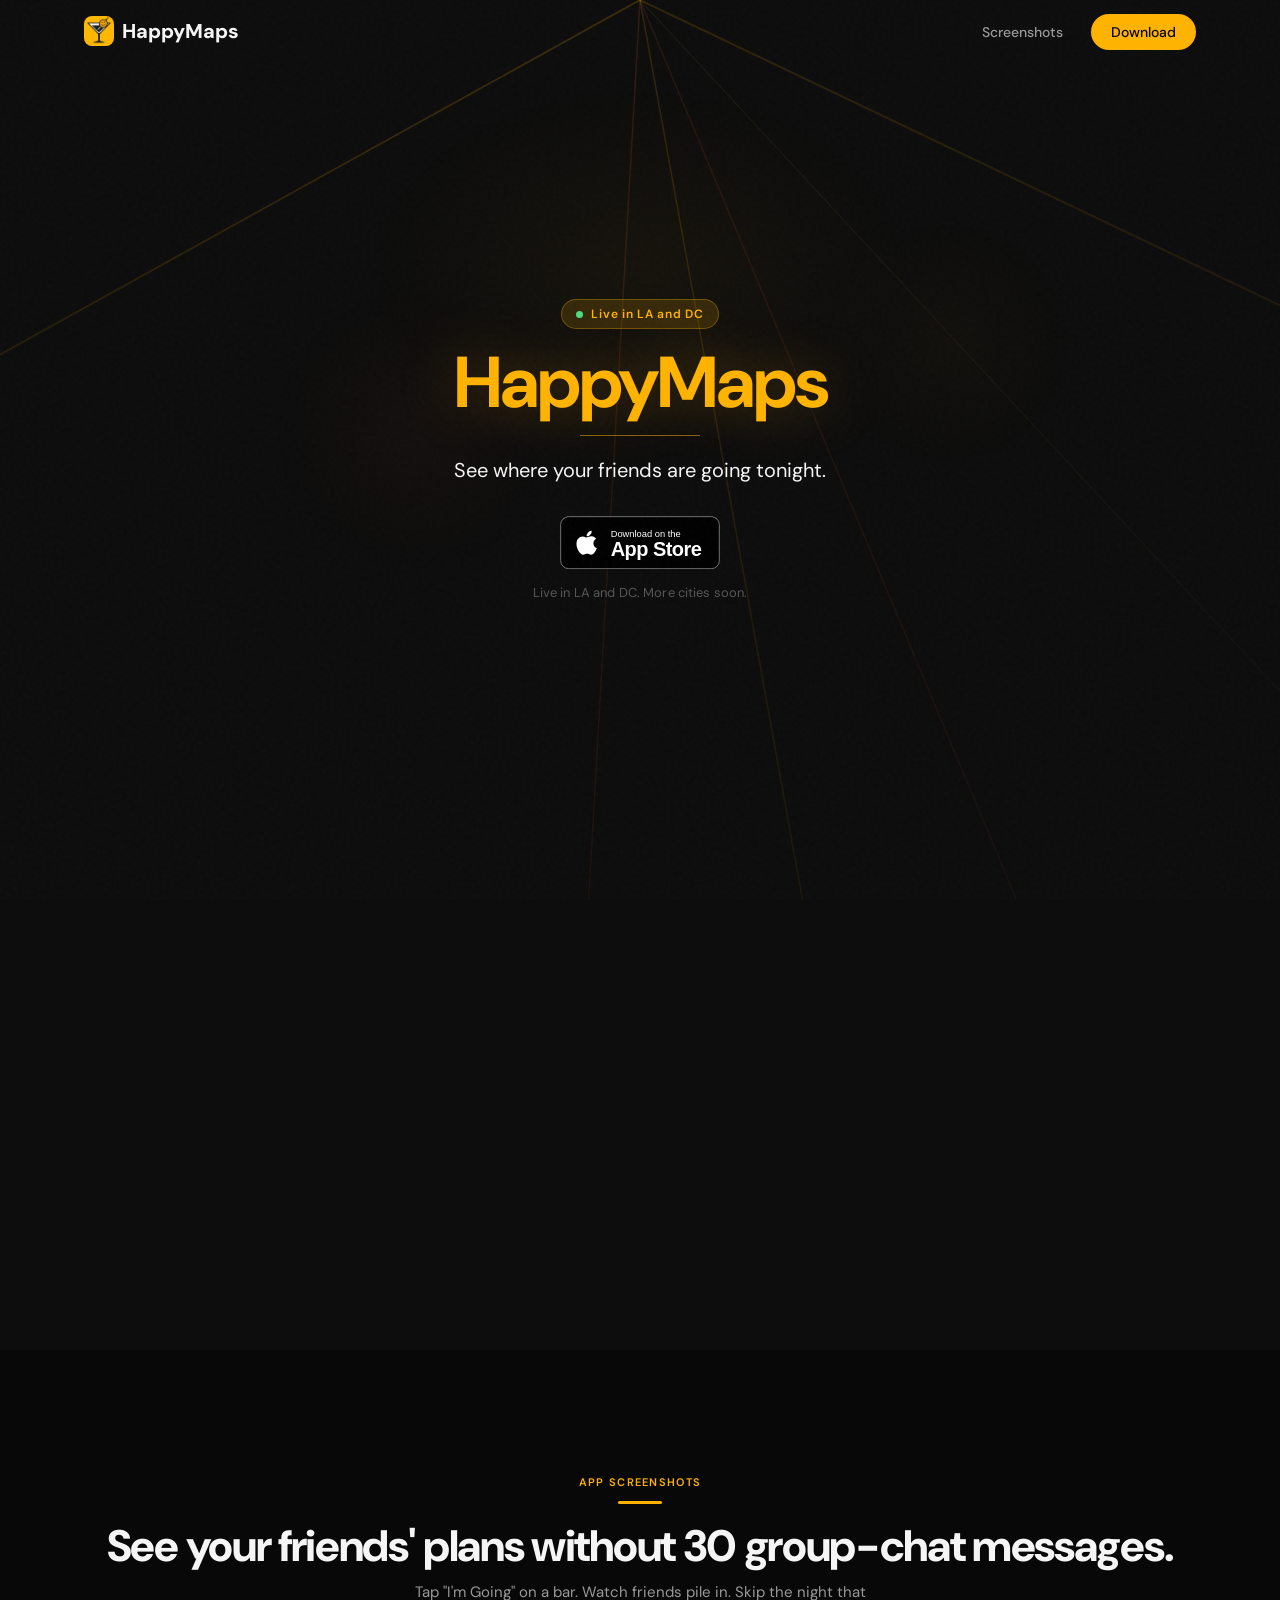
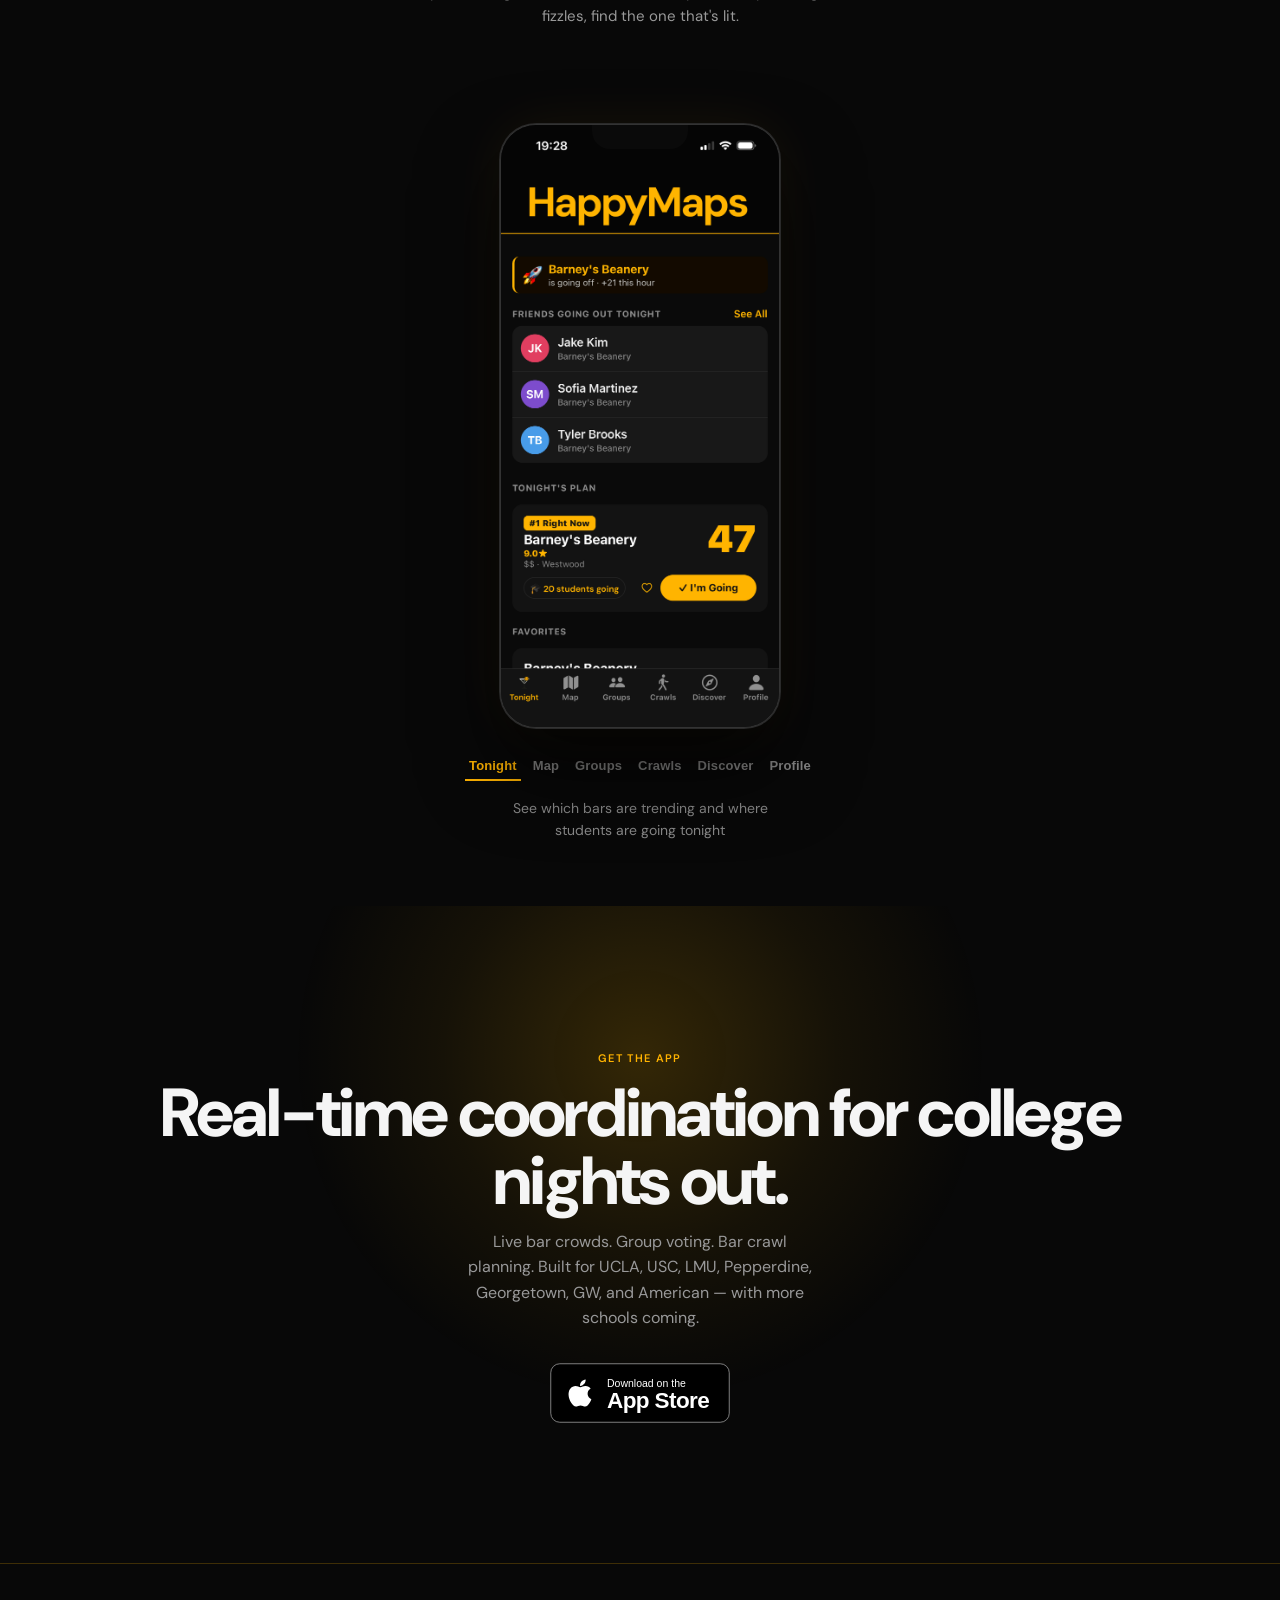
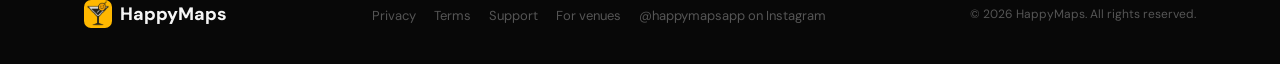
<file: index.html>
<!DOCTYPE html>
<html lang="en">
<head>
  <meta charset="UTF-8" />
  <meta name="viewport" content="width=device-width, initial-scale=1.0" />
  <title>HappyMaps — See where your friends are going out tonight</title>

  <!-- Favicons -->
  <link rel="icon" type="image/png" href="/favicon-96x96.png" sizes="96x96" />
  <link rel="icon" type="image/svg+xml" href="/favicon.svg" />
  <link rel="shortcut icon" href="/favicon.ico" />
  <link rel="apple-touch-icon" sizes="180x180" href="/apple-touch-icon.png" />
  <meta name="apple-mobile-web-app-title" content="HappyMaps" />
  <link rel="manifest" href="/site.webmanifest" />
  <meta name="theme-color" content="#FFB300" />

  <!-- Open Graph / iMessage / Slack -->
  <meta property="og:title" content="HappyMaps">
  <meta property="og:description" content="The nightlife app for college students. See where your friends are going, what bars are trending, and plan your night.">
  <meta property="og:image" content="https://happymapsapp.com/assets/images/og-image.png">
  <meta property="og:url" content="https://happymapsapp.com">
  <meta property="og:type" content="website">
  <meta property="og:site_name" content="HappyMaps">

  <!-- Twitter Card -->
  <meta name="twitter:card" content="summary_large_image">
  <meta name="twitter:title" content="HappyMaps">
  <meta name="twitter:description" content="The nightlife app for college students. See where your friends are going, what bars are trending, and plan your night.">
  <meta name="twitter:image" content="https://happymapsapp.com/assets/images/og-image.png">

  <link rel="preconnect" href="https://fonts.googleapis.com" />
  <link rel="preconnect" href="https://fonts.gstatic.com" crossorigin />
  <link href="https://fonts.googleapis.com/css2?family=DM+Sans:ital,opsz,wght@0,9..40,300;0,9..40,400;0,9..40,500;0,9..40,600;0,9..40,700;0,9..40,800;1,9..40,400&display=swap" rel="stylesheet" />
  <style>
    @font-face {
      font-family: 'Beon';
      src: url('/assets/fonts/Beon.ttf') format('truetype');
      font-weight: normal;
      font-style: normal;
    }

    /* ─────────────────────────────────────────
       RESET
    ───────────────────────────────────────── */
    *, *::before, *::after {
      box-sizing: border-box;
      margin: 0; padding: 0;
      min-width: 0;
    }

    html, body {
      overflow-x: hidden;
      max-width: 100vw;
    }

    html { scroll-behavior: smooth; }

    img { max-width: 100%; display: block; }

    /* ─────────────────────────────────────────
       TOKENS
    ───────────────────────────────────────── */
    :root {
      --amber:        #FFB300;
      --amber-glow:   rgba(255,179,0,0.15);
      --amber-strong: rgba(255,179,0,0.35);
      --bg:      #080808;
      --surface: #111111;
      --border:  rgba(255,255,255,0.07);
      --text:    #F5F5F5;
      --text-2:  #999999;
      --text-3:  #555555;
      --r-lg: 20px;
    }

    /* ─────────────────────────────────────────
       BASE — mobile first (390 px)
    ───────────────────────────────────────── */
    body {
      font-family: 'DM Sans', sans-serif;
      background: var(--bg);
      color: var(--text);
      -webkit-font-smoothing: antialiased;
    }

    /* noise grain */
    body::before {
      content: '';
      position: fixed; inset: 0;
      background-image: url("data:image/svg+xml,%3Csvg viewBox='0 0 256 256' xmlns='http://www.w3.org/2000/svg'%3E%3Cfilter id='n'%3E%3CfeTurbulence type='fractalNoise' baseFrequency='0.9' numOctaves='4' stitchTiles='stitch'/%3E%3C/filter%3E%3Crect width='100%25' height='100%25' filter='url(%23n)' opacity='1'/%3E%3C/svg%3E");
      opacity: 0.022; pointer-events: none; z-index: 9999;
    }

    h1,h2,h3,h4 { line-height: 1.1; }

    /* ─── layout ─── */
    .container { width: 100%; padding: 0 20px; margin: 0 auto; }
    section { position: relative; }

    /* ─── typography helpers ─── */
    .label {
      display: inline-block;
      font-size: 11px; font-weight: 600;
      letter-spacing: 0.12em; text-transform: uppercase;
      color: var(--amber);
    }
    .accent { color: var(--amber); }
    .accent-shimmer {
      background: linear-gradient(
        90deg,
        #b87800 0%,
        #FFB300 30%,
        #ffe680 50%,
        #FFB300 70%,
        #b87800 100%
      );
      background-size: 200% auto;
      -webkit-background-clip: text;
      background-clip: text;
      -webkit-text-fill-color: transparent;
      animation: neon-shimmer 2.8s ease-in-out infinite;
      filter: drop-shadow(0 0 6px rgba(255,184,0,0.55));
    }
    @keyframes neon-shimmer {
      0%   { background-position: 200% center; filter: drop-shadow(0 0 4px rgba(255,184,0,0.4)); }
      50%  { background-position: 0% center;   filter: drop-shadow(0 0 12px rgba(255,220,80,0.85)); }
      100% { background-position: 200% center; filter: drop-shadow(0 0 4px rgba(255,184,0,0.4)); }
    }
    .divider {
      width: 44px; height: 3px;
      background: var(--amber); border-radius: 2px;
      margin: 10px auto 18px;
    }
    .section-header {
      text-align: center;
      margin-bottom: 40px;
    }
    .section-header h2 {
      font-size: 28px; font-weight: 800;
      letter-spacing: -0.03em; margin-bottom: 10px;
    }
    .section-header p {
      font-size: 15px; color: var(--text-2);
      line-height: 1.6; max-width: 480px; margin: 0 auto;
    }

    /* ─── scroll reveal ─── */
    .reveal {
      opacity: 0; transform: translateY(20px);
      transition: opacity 0.6s ease, transform 0.6s ease;
      will-change: opacity, transform;
    }
    .reveal.visible { opacity: 1; transform: translateY(0); }
    .d1 { transition-delay: 0.1s; }
    .d2 { transition-delay: 0.2s; }
    .d3 { transition-delay: 0.3s; }
    .d4 { transition-delay: 0.4s; }
    .d5 { transition-delay: 0.5s; }

    /* ─── phone frame ─── */
    .phone-frame {
      width: 100%;
      border-radius: 38px;
      background: #0a0a0a;
      border: 6px solid #1e1e1e;
      box-shadow:
        0 0 0 1px #2a2a2a,
        0 40px 80px rgba(0,0,0,0.7),
        0 0 60px rgba(255,184,0,0.07),
        inset 0 0 0 1px rgba(255,255,255,0.04);
      position: relative;
      overflow: hidden;
    }
    .phone-frame img,
    .phone-frame svg { width: 100%; display: block; }
    .phone-notch {
      position: absolute; top: 0; left: 50%;
      transform: translateX(-50%);
      width: 96px; height: 24px;
      background: #0a0a0a;
      border-radius: 0 0 18px 18px;
      z-index: 10;
    }

    /* ─── buttons ─── */
    .btn-primary {
      display: inline-flex; align-items: center; gap: 8px;
      background: var(--amber); color: #000;
      padding: 14px 24px; border-radius: 100px;
      font-weight: 700; font-size: 15px; text-decoration: none;
      transition: background 0.2s, transform 0.15s;
      box-shadow: 0 0 40px var(--amber-strong);
    }
    .btn-primary:hover { background: #ffc133; transform: translateY(-2px); }

    .btn-secondary {
      display: inline-flex; align-items: center; gap: 8px;
      background: transparent; color: var(--text);
      padding: 14px 24px; border-radius: 100px;
      font-weight: 600; font-size: 15px; text-decoration: none;
      border: 1px solid var(--border);
      transition: border-color 0.2s, background 0.2s;
    }
    .btn-secondary:hover {
      border-color: rgba(255,255,255,0.2);
      background: rgba(255,255,255,0.04);
    }

    .app-store-badge {
      display: inline-block;
      line-height: 0;
      transition: transform 0.15s ease;
    }
    .app-store-badge:hover { transform: translateY(-2px); }
    .app-store-badge svg { display: block; height: auto; }
    .app-store-badge--hero svg     { width: 160px; }
    .app-store-badge--download svg { width: 180px; }
    @media (max-width: 767px) {
      .app-store-badge--hero svg { width: 140px; }
    }

    .hero-availability {
      margin-top: 14px;
      font-size: 13px;
      color: var(--text-3);
      letter-spacing: 0.01em;
    }

    /* ═══════════════════════════════════════
       NAV
    ═══════════════════════════════════════ */
    nav {
      position: fixed; top: 0; left: 0; right: 0;
      z-index: 100; padding: 16px 0;
      transition: background 0.3s, backdrop-filter 0.3s;
    }
    nav.scrolled {
      background: rgba(8,8,8,0.88);
      backdrop-filter: blur(20px);
      -webkit-backdrop-filter: blur(20px);
      border-bottom: 1px solid var(--border);
    }
    .nav-inner {
      display: flex; align-items: center;
      justify-content: space-between;
    }
    .nav-logo {
      display: flex; align-items: center; gap: 8px;
      text-decoration: none;
      font-weight: 800; font-size: 20px; color: var(--text);
      flex-shrink: 0;
    }
    .nav-logo span { font-family: 'DM Sans', sans-serif; }
    .nav-logo img { width: 30px; height: 30px; border-radius: 8px; flex-shrink: 0; }
    .nav-links {
      display: none; /* shown on tablet+ */
      align-items: center; gap: 28px; list-style: none;
    }
    .nav-links a {
      color: var(--text-2); text-decoration: none;
      font-size: 14px; font-weight: 500;
      transition: color 0.2s;
    }
    .nav-links a:hover { color: var(--text); }
    .btn-nav {
      background: var(--amber); color: #000 !important;
      padding: 9px 20px; border-radius: 100px;
      font-weight: 600; font-size: 14px;
      transition: background 0.2s;
    }
    .btn-nav:hover { background: #ffc133 !important; }

    /* ═══════════════════════════════════════
       HERO — single column, centered, mobile-first
    ═══════════════════════════════════════ */
    #hero {
      min-height: 150vh;
      overflow: hidden;
      text-align: center;
      position: relative;
      background: #0D0D0D;
    }
    .hero-content {
      position: relative;
      z-index: 2;
      height: 100vh;
      display: flex; flex-direction: column; align-items: center;
      justify-content: center;
      padding: 0 20px; width: 100%;
    }
    /* ambient glow spots behind title */
    .hero-ambient {
      position: absolute; border-radius: 50%; pointer-events: none; z-index: 0;
    }
    #hero-glow-a {
      width: 600px; height: 400px;
      top: 5%; left: 50%; transform: translateX(-50%);
      background: radial-gradient(ellipse, rgba(255,179,0,0.04) 0%, transparent 65%);
    }
    #hero-glow-b {
      width: 320px; height: 320px;
      top: 20%; left: 20%;
      background: radial-gradient(circle, rgba(255,107,53,0.03) 0%, transparent 65%);
    }
    #hero-glow-c {
      width: 280px; height: 280px;
      top: 15%; right: 15%;
      background: radial-gradient(circle, rgba(255,179,0,0.025) 0%, transparent 65%);
    }
    /* new title */
    .hero-title-new {
      font-family: 'DM Sans', sans-serif;
      font-size: 48px; color: #FFB300;
      letter-spacing: -2px; line-height: 1;
      text-shadow: 0 0 60px rgba(255,179,0,0.3);
      margin-bottom: 16px;
    }
    .hero-divider {
      width: 120px; height: 1px;
      background: #FFB300; opacity: 0.5;
      margin: 0 auto 20px;
    }
    .hero-sub-new {
      font-size: 18px; color: #F5F5F5;
      text-align: center; margin-bottom: 32px;
      line-height: 1.4; max-width: 360px;
    }
    .hero-eyebrow {
      display: inline-flex; align-items: center; gap: 8px;
      background: var(--amber-glow);
      border: 1px solid rgba(255,179,0,0.3);
      padding: 6px 14px; border-radius: 100px;
      margin-bottom: 18px;
    }
    .hero-eyebrow .dot {
      width: 7px; height: 7px;
      background: #4ade80; border-radius: 50%;
      flex-shrink: 0;
      animation: live-pulse 2.4s ease-out infinite;
    }
    @keyframes live-pulse {
      0%   { box-shadow: 0 0 0 0 rgba(74,222,128,0.7); }
      60%  { box-shadow: 0 0 0 6px rgba(74,222,128,0); }
      100% { box-shadow: 0 0 0 0 rgba(74,222,128,0); }
    }
    .hero-eyebrow span {
      font-size: 12px; font-weight: 600;
      color: var(--amber); letter-spacing: 0.06em;
      transition: opacity 0.35s ease;
    }

    .hero-ctas {
      display: flex; gap: 10px;
      justify-content: center; flex-wrap: wrap;
    }

    /* ═══════════════════════════════════════
       HOW IT WORKS
    ═══════════════════════════════════════ */
    #how-it-works { padding: 64px 0; }

    .steps-grid {
      display: grid; grid-template-columns: 1fr; gap: 14px;
    }
    .step-card {
      background: var(--surface);
      border: 1px solid var(--border);
      border-radius: var(--r-lg);
      padding: 24px 20px; text-align: center;
    }
    .step-number {
      width: 40px; height: 40px;
      background: var(--amber); color: #000;
      border-radius: 50%;
      font-weight: 800; font-size: 17px;
      display: flex; align-items: center; justify-content: center;
      margin: 0 auto 14px;
    }
    .step-card h3 { font-size: 17px; font-weight: 700; margin-bottom: 8px; letter-spacing: -0.01em; }
    .step-text > p { font-size: 14px; color: var(--text-2); line-height: 1.6; }
    .step-screenshot {
      margin-top: 18px; border-radius: 12px;
      overflow: hidden; border: 1px solid var(--border);
    }
    .step-screenshot img { width: 100%; display: block; }

    /* ═══════════════════════════════════════
       SCREENSHOTS — single showcase
    ═══════════════════════════════════════ */
    #screenshots { padding: 64px 0 48px; display: flex; flex-direction: column; align-items: center; }

    .sc-showcase {
      display: flex; flex-direction: column; align-items: center;
      margin-top: 32px; width: 100%;
    }

    .sc-frame-wrap { width: 280px; }
    .sc-frame-wrap .phone-frame {
      width: 280px;
      height: auto;
      border-radius: 36px;
      border: 1px solid #333;
      background: #0D0D0D;
      overflow: hidden;
    }

    .sc-img {
      width: 100%; height: auto; display: block;
      object-fit: contain;
      opacity: 1;
      transition: opacity 0.2s ease;
    }
    .sc-img.fading { opacity: 0; }

    .sc-tabs {
      display: flex; flex-direction: row; gap: 8px;
      justify-content: center; flex-wrap: wrap;
      margin-top: 24px; padding: 0 16px;
      overflow-x: auto; -webkit-overflow-scrolling: touch;
      scrollbar-width: none; max-width: 100%;
    }
    .sc-tabs::-webkit-scrollbar { display: none; }

    .sc-tab {
      font-size: 13px; font-weight: 600; letter-spacing: 0.01em;
      color: #888; border: none; background: none;
      cursor: pointer; padding: 6px 4px;
      border-bottom: 2px solid transparent;
      transition: color 0.15s ease, border-color 0.15s ease;
      white-space: nowrap;
    }
    .sc-tab.active { color: #FFB300; border-bottom-color: #FFB300; }
    .sc-tab:hover:not(.active) { color: #bbb; }

    .sc-caption {
      margin-top: 16px; font-size: 14px; color: #888;
      text-align: center; max-width: 320px; line-height: 1.6;
      min-height: 2.5em; padding: 0 16px;
    }

    @media (max-width: 767px) {
      #hero { min-height: 110vh; }
      .sc-frame-wrap { width: 85vw; }
      .sc-frame-wrap .phone-frame { width: 85vw; height: auto; border-radius: 30px; }
    }

    /* ═══════════════════════════════════════
       SEARCH DEMO
    ═══════════════════════════════════════ */
    #search-demo {
      padding: 72px 0;
      text-align: center;
      border-bottom: 1px solid var(--border);
    }
    #search-demo h2 {
      font-size: 30px; font-weight: 800;
      letter-spacing: -0.03em; line-height: 1.15;
      margin-bottom: 10px;
    }
    #search-demo .search-demo-sub {
      font-size: 15px; color: var(--text-2);
      margin-bottom: 36px; line-height: 1.6;
    }
    .search-bar-wrap {
      max-width: 500px;
      margin: 0 auto;
      background: #1a1a1a;
      border: 1px solid rgba(255,184,0,0.32);
      border-radius: 16px;
      overflow: hidden;
      box-shadow: 0 0 56px rgba(255,184,0,0.09), 0 8px 32px rgba(0,0,0,0.55);
    }
    .search-bar {
      display: flex; align-items: center; gap: 12px;
      padding: 15px 20px;
      border-bottom: 1px solid rgba(255,255,255,0.05);
    }
    .search-results { /* result rows live here */ }
    .search-result-row {
      display: flex; align-items: center; gap: 10px;
      padding: 11px 20px;
      border-top: 1px solid rgba(255,255,255,0.04);
      text-align: left; cursor: default;
      opacity: 0; transform: translateY(5px);
      transition: opacity 0.3s ease, transform 0.3s ease;
    }
    .search-result-row:first-child { border-top: none; }
    .search-result-row.visible { opacity: 1; transform: translateY(0); }
    .search-result-row:hover { background: rgba(255,184,0,0.04); }
    .result-dot {
      width: 6px; height: 6px; border-radius: 50%;
      background: var(--amber); flex-shrink: 0;
      box-shadow: 0 0 5px rgba(255,184,0,0.55);
    }
    .result-name {
      flex: 1; color: var(--text);
      font-size: 14px; font-weight: 600;
      white-space: nowrap; overflow: hidden; text-overflow: ellipsis;
    }
    .result-meta { color: var(--text-3); font-size: 13px; white-space: nowrap; }
    .result-meta strong { color: var(--amber); font-weight: 700; }
    .search-bar-icon {
      flex-shrink: 0; color: var(--amber); line-height: 0;
    }
    .search-bar-text {
      flex: 1; text-align: left;
      font-size: 15px; font-family: 'DM Sans', sans-serif;
      min-height: 22px; display: flex; align-items: center;
    }
    #search-placeholder { color: var(--text-2); }
    #search-cursor {
      display: inline-block;
      width: 2px; height: 16px;
      background: var(--amber);
      border-radius: 1px;
      vertical-align: middle;
      margin-left: 1px;
      animation: cursor-blink 0.95s ease-in-out infinite;
    }
    @keyframes cursor-blink {
      0%, 45% { opacity: 1; }
      55%, 100% { opacity: 0; }
    }
    .search-bar-badge {
      flex-shrink: 0;
      display: inline-flex; align-items: center; gap: 5px;
      font-size: 11px; font-weight: 600; color: var(--amber);
      background: var(--amber-glow);
      border: 1px solid rgba(255,184,0,0.2);
      padding: 4px 10px; border-radius: 100px;
      letter-spacing: 0.04em;
      white-space: nowrap;
    }
    .search-bar-badge svg { flex-shrink: 0; }

    /* ═══════════════════════════════════════
       DOWNLOAD CTA
    ═══════════════════════════════════════ */
    #download { padding: 72px 0; text-align: center; overflow: hidden; position: relative; }
    #download::before {
      content: '';
      position: absolute; width: 700px; height: 500px;
      left: 50%; top: 0; transform: translateX(-50%);
      background: radial-gradient(ellipse at 50% 30%, rgba(255,184,0,0.18) 0%, rgba(255,184,0,0.06) 40%, transparent 70%);
      pointer-events: none;
    }
    .download-content { position: relative; }
    .download-content .label { margin-bottom: 14px; }
    .download-content h2 {
      font-size: 36px; font-weight: 800;
      letter-spacing: -0.04em; margin-bottom: 14px; line-height: 1.0;
    }
    .download-content > p {
      font-size: 16px; color: var(--text-2);
      margin-bottom: 32px; line-height: 1.6;
      max-width: 360px; margin-left: auto; margin-right: auto;
    }
    .download-btns {
      display: flex; gap: 12px;
      justify-content: center; flex-wrap: wrap;
    }
    .store-btn {
      display: inline-flex; align-items: center; gap: 12px;
      background: var(--text); color: #000;
      padding: 13px 22px; border-radius: 14px;
      text-decoration: none;
      transition: transform 0.2s;
      min-width: 160px;
    }
    .store-btn:hover { transform: translateY(-2px); }
    .store-btn.amber { background: var(--amber); box-shadow: 0 0 50px var(--amber-strong); }
    .store-icon { font-size: 26px; line-height: 1; flex-shrink: 0; }
    .store-text { text-align: left; }
    .store-text .top { display: block; font-size: 10px; font-weight: 500; opacity: 0.7; }
    .store-text .btm { display: block; font-size: 15px; font-weight: 700; }

    /* ═══════════════════════════════════════
       FOOTER
    ═══════════════════════════════════════ */
    footer { padding: 36px 0; border-top: 1px solid rgba(255,184,0,0.22); }
    .footer-inner {
      display: flex; flex-direction: column; gap: 18px;
    }
    .footer-logo {
      display: flex; align-items: center; gap: 8px;
      text-decoration: none;
      font-weight: 800; font-size: 18px; color: var(--text);
    }
    .footer-logo img { width: 28px; height: 28px; border-radius: 7px; }
    .footer-links { display: flex; flex-wrap: wrap; gap: 14px 18px; list-style: none; }
    .footer-links a { font-size: 13px; color: var(--text-3); text-decoration: none; transition: color 0.2s; }
    .footer-links a:hover { color: var(--text-2); }
    .footer-copy { font-size: 12px; color: var(--text-3); }

    /* ─────────────────────────────────────────
       TABLET  768px+
    ───────────────────────────────────────── */
    @media (min-width: 768px) {
      .container { max-width: 740px; padding: 0 24px; }

      .section-header { margin-bottom: 52px; }
      .section-header h2 { font-size: 36px; }

      /* nav */
      .nav-links { display: flex; }

      /* hero */
      .hero-title-new { font-size: 60px; }

      /* how it works */
      #how-it-works { padding: 88px 0; }
      .steps-grid { grid-template-columns: 1fr 1fr; gap: 14px; }

      /* screenshots */
      #screenshots { padding: 88px 0 48px; }

      /* search demo */
      #search-demo { padding: 96px 0; }
      #search-demo h2 { font-size: 38px; }

      /* download */
      #download { padding: 96px 0; }
      .download-content h2 { font-size: 50px; }

      /* footer */
      .footer-inner { flex-direction: row; align-items: center; justify-content: space-between; }
    }

    /* ─────────────────────────────────────────
       DESKTOP  1024px+
    ───────────────────────────────────────── */
    @media (min-width: 1024px) {
      .container { max-width: 1160px; padding: 0 24px; }

      .section-header h2 { font-size: 44px; }
      .section-header { margin-bottom: 64px; }

      /* ── hero: full-screen centered ── */
      .hero-title-new { font-size: 72px; }
      .hero-sub-new { font-size: 20px; max-width: 480px; }

      /* steps — alternating text/image rows */
      #how-it-works { padding: 120px 0; }
      .steps-grid { grid-template-columns: 1fr; gap: 0; }
      .step-card {
        display: grid;
        grid-template-columns: 1fr 1fr;
        gap: 64px;
        align-items: center;
        text-align: left;
        background: none;
        border: none;
        border-radius: 0;
        border-bottom: 1px solid var(--border);
        padding: 64px 0;
      }
      .step-card:last-child { border-bottom: none; }
      .step-text { display: flex; flex-direction: column; justify-content: center; }
      .step-number { margin: 0 0 18px; }
      .step-screenshot { margin-top: 0; max-width: 300px; justify-self: center; }
      /* even steps: image left, text right */
      .step-card:nth-child(even) .step-screenshot { order: -1; }

      /* screenshots */
      #screenshots { padding: 120px 0 64px; }

      /* search demo */
      #search-demo { padding: 120px 0; }
      #search-demo h2 { font-size: 46px; }

      /* download */
      #download { padding: 140px 0; }
      .download-content h2 { font-size: 68px; }

      /* hover interactions */
      .step-card:hover { border-color: rgba(255,179,0,0.3); transform: translateY(-4px); transition: border-color 0.3s, transform 0.3s; }
    }

    /* ═══════════════════════════════════════
       AMBER SPOTLIGHT / GLOW CARD EFFECT
    ═══════════════════════════════════════ */
    .step-card {
      overflow: hidden;
    }

    /* Spotlight layer — sits behind card content */
    .step-card::before {
      content: '';
      position: absolute;
      inset: 0;
      border-radius: inherit;
      background: radial-gradient(
        480px circle at var(--glow-x, -9999px) var(--glow-y, -9999px),
        rgba(255, 184, 0, 0.11) 0%,
        rgba(255, 184, 0, 0.04) 40%,
        transparent 65%
      );
      pointer-events: none;
      z-index: 0;
      will-change: background;
    }

    /* Lift card content above the spotlight layer */
    .step-card > * {
      position: relative;
      z-index: 1;
    }

    /* Border brightens when spotlight is active */
    .step-card.glow-active {
      border-color: rgba(255, 179, 0, 0.28) !important;
    }
    /* ═══════════════════════════════════════
       HERO PHONE SCREEN CYCLING
    ═══════════════════════════════════════ */
    .phone-screen {
      position: absolute; inset: 0;
      width: 100%; height: 100%;
      object-fit: cover;
      opacity: 0;
      transition: opacity 0.45s ease;
      pointer-events: none;
    }
    .phone-screen.active { opacity: 1; }
    /* height anchor — first img stays in flow but invisible */
    .phone-screen-anchor {
      width: 100%; display: block; visibility: hidden;
    }
    .hero-screen-dots {
      display: flex; gap: 8px; justify-content: center;
      margin-top: 14px;
    }
    .hero-dot {
      width: 7px; height: 7px; border-radius: 50%;
      background: rgba(255,184,0,0.25);
      cursor: pointer;
      transition: background 0.25s, transform 0.25s;
      flex-shrink: 0;
    }
    .hero-dot.active {
      background: var(--amber);
      transform: scale(1.4);
      box-shadow: 0 0 6px rgba(255,184,0,0.6);
    }

    /* ═══════════════════════════════════════
       CITY SWITCHER
    ═══════════════════════════════════════ */
    .search-bar-badge {
      cursor: pointer; user-select: none;
      display: inline-flex; align-items: center; gap: 5px;
      background: none; border: none; color: inherit;
      font-family: inherit; font-size: inherit; font-weight: inherit;
      padding: 0;
    }
    .city-chevron {
      display: inline-block;
      transition: transform 0.2s ease;
      flex-shrink: 0;
    }
    .city-chevron.open { transform: rotate(180deg); }
    .city-dropdown {
      position: fixed;
      background: #1c1c1c;
      border: 1px solid rgba(255,184,0,0.25);
      border-radius: 12px;
      overflow: hidden;
      min-width: 160px;
      z-index: 200;
      opacity: 0; pointer-events: none;
      transform: translateY(-6px);
      transition: opacity 0.18s ease, transform 0.18s ease;
      box-shadow: 0 8px 32px rgba(0,0,0,0.5);
    }
    .city-dropdown.open {
      opacity: 1; pointer-events: auto; transform: translateY(0);
    }
    .city-option {
      padding: 11px 16px; font-size: 13px; font-weight: 500;
      color: var(--text-2); cursor: pointer;
      transition: background 0.15s, color 0.15s;
      font-family: 'DM Sans', sans-serif;
    }
    .city-option:hover { background: rgba(255,179,0,0.08); color: var(--text); }
    .city-option.selected { color: var(--amber); }

  </style>
</head>
<body>

  <!-- App Store badge — defined once, reused via <use> in hero and #download -->
  <svg width="0" height="0" style="position:absolute" aria-hidden="true">
    <defs>
      <symbol id="app-store-badge" viewBox="0 0 120 40">
        <rect x="0.5" y="0.5" width="119" height="39" rx="6" fill="#000" stroke="#A6A6A6" stroke-width="0.5"/>
        <path fill="#FFF" transform="translate(8, 8)" d="M17.05 20.28c-.98.95-2.05.8-3.08.35-1.09-.46-2.09-.48-3.24 0-1.44.62-2.2.44-3.06-.35C2.79 15.25 3.51 7.59 9.05 7.31c1.35.07 2.29.74 3.08.8 1.18-.24 2.31-.93 3.57-.84 1.51.12 2.65.72 3.4 1.8-3.12 1.87-2.38 5.98.48 7.13-.57 1.5-1.31 2.99-2.54 4.09zM12.03 7.25c-.15-2.23 1.66-4.07 3.74-4.25.29 2.58-2.34 4.5-3.74 4.25z"/>
        <text x="38" y="16" fill="#FFF" font-family="-apple-system,BlinkMacSystemFont,'SF Pro Text','Helvetica Neue',Helvetica,Arial,sans-serif" font-size="7">Download on the</text>
        <text x="38" y="30" fill="#FFF" font-family="-apple-system,BlinkMacSystemFont,'SF Pro Display','Helvetica Neue',Helvetica,Arial,sans-serif" font-size="15" font-weight="600" letter-spacing="-0.4">App Store</text>
      </symbol>
    </defs>
  </svg>

  <!-- ── NAV ── -->
  <nav id="nav">
    <div class="container nav-inner">
      <a href="#" class="nav-logo">
        <img src="assets/images/HappyMapsAppIcon.png" alt="HappyMaps icon" />
        <span>HappyMaps</span>
      </a>
      <ul class="nav-links">
        <li><a href="#screenshots">Screenshots</a></li>
        <li><a href="https://apps.apple.com/us/app/happymaps/id6762518859" target="_blank" rel="noopener" class="btn-nav">Download</a></li>
      </ul>
    </div>
  </nav>

  <!-- ── HERO ── -->
  <section id="hero">
    <canvas id="laserCanvas"  style="position:fixed;top:0;left:0;width:100%;height:100%;pointer-events:none;z-index:0;"></canvas>
  <canvas id="strobeCanvas" style="position:fixed;top:0;left:0;width:100%;height:100%;pointer-events:none;z-index:0;opacity:0;"></canvas>
    <div class="hero-ambient" id="hero-glow-a"></div>
    <div class="hero-ambient" id="hero-glow-b"></div>
    <div class="hero-ambient" id="hero-glow-c"></div>
    <div class="hero-content" id="heroContent">
      <div class="hero-eyebrow">
        <div class="dot"></div>
        <span id="eyebrow-text">Live in LA and DC</span>
      </div>
      <h1 class="hero-title-new">HappyMaps</h1>
      <div class="hero-divider"></div>
      <p class="hero-sub-new">See where your friends are going tonight.</p>
      <div class="hero-ctas">
        <a href="https://apps.apple.com/us/app/happymaps/id6762518859" target="_blank" rel="noopener" class="app-store-badge app-store-badge--hero" aria-label="Download HappyMaps on the App Store">
          <svg viewBox="0 0 120 40"><use href="#app-store-badge"/></svg>
        </a>
      </div>
      <p class="hero-availability">Live in LA and DC. More cities soon.</p>
    </div>
  </section>

  <!-- ── SCREENSHOTS ── -->
  <section id="screenshots">
    <div class="container">
      <div class="section-header reveal">
        <span class="label">App screenshots</span>
        <div class="divider"></div>
        <h2>See your friends' plans without 30 group-chat messages.</h2>
        <p>Tap "I'm Going" on a bar. Watch friends pile in. Skip the night that fizzles, find the one that's lit.</p>
      </div>
    </div>
    <div class="sc-showcase">
      <div class="sc-frame-wrap">
        <div class="phone-frame">
          <div class="phone-notch"></div>
          <img id="scActiveImg" class="sc-img" src="screenshots/happymaps/screenshot-tonight.png" alt="Tonight feed" />
        </div>
      </div>
      <div class="sc-tabs" id="scTabs">
        <button class="sc-tab active" data-idx="0">Tonight</button>
        <button class="sc-tab" data-idx="1">Map</button>
        <button class="sc-tab" data-idx="2">Groups</button>
        <button class="sc-tab" data-idx="3">Crawls</button>
        <button class="sc-tab" data-idx="4">Discover</button>
        <button class="sc-tab" data-idx="5">Profile</button>
      </div>
      <p class="sc-caption" id="scCaption">See which bars are trending and where students are going tonight</p>
    </div>
  </section>

  <!-- ── DOWNLOAD CTA ── -->
  <section id="download">
    <div class="container">
      <div class="download-content">
        <span class="label reveal">Get the app</span>
        <h2 class="reveal d1">
          Real-time coordination for college nights out.
        </h2>
        <p>
          Live bar crowds. Group voting. Bar crawl planning. Built for UCLA, USC, LMU, Pepperdine, Georgetown, GW, and American — with more schools coming.
        </p>
        <div class="download-btns">
          <a href="https://apps.apple.com/us/app/happymaps/id6762518859" target="_blank" rel="noopener" class="app-store-badge app-store-badge--download" aria-label="Download HappyMaps on the App Store">
            <svg viewBox="0 0 120 40"><use href="#app-store-badge"/></svg>
          </a>
        </div>
      </div>
    </div>
  </section>

  <!-- ── FOOTER ── -->
  <footer>
    <div class="container footer-inner">
      <a href="#" class="footer-logo">
        <img src="assets/images/HappyMapsAppIcon.png" alt="HappyMaps" />
        <span>HappyMaps</span>
      </a>
      <ul class="footer-links">
        <li><a href="/privacy">Privacy</a></li>
        <li><a href="/terms">Terms</a></li>
        <li><a href="mailto:henry@happymapsapp.com">Support</a></li>
        <li><a href="/venues">For venues</a></li>
        <li><a href="https://www.instagram.com/happymapsapp" target="_blank" rel="noopener">@happymapsapp on Instagram</a></li>
      </ul>
      <span class="footer-copy">© 2026 HappyMaps. All rights reserved.</span>
    </div>
  </footer>

  <!-- ── JS ── -->
  <script>
    // Nav scroll effect
    const nav = document.getElementById('nav');
    window.addEventListener('scroll', () => {
      nav.classList.toggle('scrolled', window.scrollY > 40);
    }, { passive: true });

    // Scroll reveal
    const revealObserver = new IntersectionObserver((entries) => {
      entries.forEach(entry => {
        if (entry.isIntersecting) {
          entry.target.classList.add('visible');
          revealObserver.unobserve(entry.target);
        }
      });
    }, { threshold: 0.1, rootMargin: '0px 0px -32px 0px' });
    document.querySelectorAll('.reveal').forEach(el => revealObserver.observe(el));

    // Screenshot showcase — tab switching + swipe
    (function () {
      var screens = [
        { src: 'screenshots/happymaps/screenshot-tonight.png',  alt: 'Tonight feed', caption: 'See which bars are trending and where students are going tonight' },
        { src: 'screenshots/happymaps/screenshot-map.png',      alt: 'Map view',     caption: 'Color-coded pins show activity levels across the city' },
        { src: 'screenshots/happymaps/screenshot-groups.png',   alt: 'Groups',       caption: 'Create a crew, vote on bars, and coordinate your night' },
        { src: 'screenshots/happymaps/screenshot-crawls.png',   alt: 'Crawls',       caption: 'Plan multi-bar nights with your friends' },
        { src: 'screenshots/happymaps/screenshot-discover.png', alt: 'Discover',     caption: "Rankings, student picks, and tonight's hottest spots" },
        { src: 'screenshots/happymaps/screenshot-profile.png',  alt: 'Profile',      caption: "Your nightlife history, ratings, and tonight's plan" },
      ];
      var img     = document.getElementById('scActiveImg');
      var caption = document.getElementById('scCaption');
      var tabs    = document.querySelectorAll('#scTabs .sc-tab');
      var current = 0;

      function switchTo(idx) {
        if (idx === current) return;
        current = idx;
        tabs.forEach(function (t, i) { t.classList.toggle('active', i === idx); });
        img.classList.add('fading');
        setTimeout(function () {
          img.src = screens[idx].src;
          img.alt = screens[idx].alt;
          caption.textContent = screens[idx].caption;
          img.classList.remove('fading');
        }, 200);
      }

      tabs.forEach(function (tab, i) {
        tab.addEventListener('click', function () { switchTo(i); });
      });

      // Touch swipe on phone frame
      var frameWrap = document.querySelector('.sc-frame-wrap');
      var touchStartX = null;
      frameWrap.addEventListener('touchstart', function (e) {
        touchStartX = e.touches[0].clientX;
      }, { passive: true });
      frameWrap.addEventListener('touchend', function (e) {
        if (touchStartX === null) return;
        var dx = e.changedTouches[0].clientX - touchStartX;
        touchStartX = null;
        if (Math.abs(dx) < 40) return;
        switchTo(dx < 0 ? Math.min(current + 1, screens.length - 1) : Math.max(current - 1, 0));
      }, { passive: true });
    })();

    // Search result rows staggered reveal
    (function () {
      const rows = document.querySelectorAll('#searchResults .search-result-row');
      if (!rows.length) return;
      let fired = false;
      const observer = new IntersectionObserver(entries => {
        entries.forEach(entry => {
          if (entry.isIntersecting && !fired) {
            fired = true;
            observer.disconnect();
            rows.forEach((row, i) => {
              setTimeout(() => row.classList.add('visible'), 1000 + i * 300);
            });
          }
        });
      }, { threshold: 0.3 });
      const section = document.getElementById('search-demo');
      if (section) observer.observe(section);
    })();

    // Search bar typewriter animation
    (function () {
      const phrases = [
        "Bars near UCLA tonight...",
        "Venice Beach · rooftop vibes...",
        "Where are my friends going...",
        "Happy hour in Westwood...",
      ];
      const placeholder = document.getElementById('search-placeholder');
      const cursor      = document.getElementById('search-cursor');
      if (!placeholder || !cursor) return;

      let phraseIdx = 0;
      let charIdx   = 0;
      let state     = 'typing'; // 'typing' | 'pause' | 'fadeout'
      let timer;

      function tick() {
        const phrase = phrases[phraseIdx];

        if (state === 'typing') {
          charIdx++;
          placeholder.textContent = phrase.slice(0, charIdx);
          if (charIdx === phrase.length) {
            state = 'pause';
            timer = setTimeout(tick, 2200);
          } else {
            // Vary speed slightly for organic feel
            const delay = 48 + Math.random() * 28;
            timer = setTimeout(tick, delay);
          }

        } else if (state === 'pause') {
          state = 'fadeout';
          placeholder.style.transition = 'opacity 0.38s ease';
          cursor.style.transition      = 'opacity 0.38s ease';
          placeholder.style.opacity    = '0';
          cursor.style.opacity         = '0';
          timer = setTimeout(() => {
            phraseIdx = (phraseIdx + 1) % phrases.length;
            charIdx   = 0;
            placeholder.textContent   = '';
            placeholder.style.transition = 'none';
            cursor.style.transition      = 'none';
            placeholder.style.opacity = '1';
            cursor.style.opacity      = '1';
            state = 'typing';
            timer = setTimeout(tick, 120);
          }, 420);
        }
      }

      // Small initial delay before starting
      timer = setTimeout(tick, 800);
    })();

    // ── Amber spotlight / glow card effect ──
    (function () {
      // Cards where the glow tracks the cursor
      const stepCards    = document.querySelectorAll('.step-card');
      function bindGlow(card, glowTarget) {
        card.addEventListener('mousemove', function (e) {
          const rect = glowTarget.getBoundingClientRect();
          glowTarget.style.setProperty('--glow-x', (e.clientX - rect.left) + 'px');
          glowTarget.style.setProperty('--glow-y', (e.clientY - rect.top)  + 'px');
          card.classList.add('glow-active');
        });

        card.addEventListener('mouseleave', function () {
          glowTarget.style.setProperty('--glow-x', '-9999px');
          glowTarget.style.setProperty('--glow-y', '-9999px');
          card.classList.remove('glow-active');
        });
      }

      stepCards.forEach(function (card) { bindGlow(card, card); });
    })();

    // ── City switcher in search demo ──
    (function () {
      const cityData = {
        'Los Angeles': [
          { name: 'Belles Beach House', count: 78 },
          { name: 'The Waterfront',     count: 52 },
          { name: 'No Vacancy',         count: 31 },
        ],
        'New York': [
          { name: 'The Wayland',        count: 94 },
          { name: 'Smithfield Hall',    count: 67 },
          { name: "Tanner Smith's",     count: 41 },
        ],
        'Chicago': [
          { name: 'The Hangge-Uppe',    count: 83 },
          { name: "Kincade's Bar",      count: 55 },
          { name: "Duffy's Tavern",     count: 29 },
        ],
        'Austin': [
          { name: '6th Street Live',    count: 112 },
          { name: 'The White Horse',    count: 76 },
          { name: 'Rainey St. Bar',     count: 48 },
        ],
      };

      const badge    = document.getElementById('cityBadge');
      const label    = document.getElementById('cityLabel');
      const chevron  = document.getElementById('cityChevron');
      const rows     = document.querySelectorAll('#searchResults .search-result-row');
      if (!badge || !rows.length) return;

      // Build dropdown and attach to body
      const dropdown = document.createElement('div');
      dropdown.className = 'city-dropdown';
      dropdown.setAttribute('role', 'listbox');
      Object.keys(cityData).forEach(function (city) {
        const opt = document.createElement('div');
        opt.className = 'city-option' + (city === 'Los Angeles' ? ' selected' : '');
        opt.textContent = city;
        opt.setAttribute('role', 'option');
        opt.addEventListener('click', function () {
          selectCity(city);
          closeDropdown();
        });
        dropdown.appendChild(opt);
      });
      document.body.appendChild(dropdown);

      function positionDropdown() {
        const rect = badge.getBoundingClientRect();
        dropdown.style.top  = (rect.bottom + 8 + window.scrollY) + 'px';
        dropdown.style.left = (rect.right - dropdown.offsetWidth + window.scrollX) + 'px';
        if (parseFloat(dropdown.style.left) < 8) dropdown.style.left = '8px';
      }

      function openDropdown() {
        positionDropdown();
        dropdown.classList.add('open');
        chevron.classList.add('open');
        badge.setAttribute('aria-expanded', 'true');
      }

      function closeDropdown() {
        dropdown.classList.remove('open');
        chevron.classList.remove('open');
        badge.setAttribute('aria-expanded', 'false');
      }

      badge.addEventListener('click', function (e) {
        e.stopPropagation();
        dropdown.classList.contains('open') ? closeDropdown() : openDropdown();
      });

      document.addEventListener('click', closeDropdown);

      function selectCity(city) {
        label.textContent = city;
        dropdown.querySelectorAll('.city-option').forEach(function (opt) {
          opt.classList.toggle('selected', opt.textContent === city);
        });
        // fade rows out, update, fade back in
        rows.forEach(function (row) { row.style.opacity = '0'; row.style.transition = 'opacity 0.18s ease'; });
        setTimeout(function () {
          cityData[city].forEach(function (bar, i) {
            const nameEl = rows[i].querySelector('.result-name');
            const metaEl = rows[i].querySelector('.result-meta');
            if (nameEl) nameEl.textContent = bar.name;
            if (metaEl) metaEl.innerHTML = '<strong>' + bar.count + '</strong> going tonight';
          });
          rows.forEach(function (row) { row.style.opacity = '1'; });
        }, 200);
      }
    })();

  </script>

  <script>
    (function () {
  var canvas = document.getElementById('laserCanvas');
  var ctx = canvas.getContext('2d');
  var heroContent = document.getElementById('heroContent');
  var heroEl = document.getElementById('hero');

  canvas.style.position = 'fixed';
  canvas.style.top = '0';
  canvas.style.left = '0';
  canvas.style.width = '100%';
  canvas.style.height = '100%';
  canvas.style.zIndex = '0';
  canvas.style.pointerEvents = 'none';

  function resize() {
    canvas.width = window.innerWidth;
    canvas.height = window.innerHeight;
  }
  resize();
  window.addEventListener('resize', resize);

  var scrollY = 0;
  var scrollVel = 0;
  var rawScrollVel = 0;
  var lastScrollY = 0;
  var targetScrollT = 0;
  var smoothScrollT = 0;
  var lerpFactor = 0.1;
  window.addEventListener('scroll', function () {
    rawScrollVel = window.scrollY - lastScrollY;
    lastScrollY = window.scrollY;
    scrollY = window.scrollY;
    targetScrollT = Math.min(scrollY / (window.innerHeight * 2.0), 1);
  }, { passive: true });

  var lasers = [
    { base: -0.55, speed: 0.018,  speed2: 0.041, color: '255,179,0',  alpha: 0.18, width: 2.0 },
    { base: -0.28, speed: 0.024,  speed2: 0.057, color: '255,107,53', alpha: 0.14, width: 1.5 },
    { base: -0.05, speed: 0.014,  speed2: 0.035, color: '255,179,0',  alpha: 0.15, width: 1.5 },
    { base:  0.15, speed: 0.021,  speed2: 0.049, color: '255,107,53', alpha: 0.11, width: 1.5 },
    { base:  0.38, speed: 0.028,  speed2: 0.063, color: '255,179,0',  alpha: 0.14, width: 2.0 },
    { base:  0.62, speed: 0.016,  speed2: 0.038, color: '255,220,80', alpha: 0.09, width: 1.0 },
  ];
  var phases  = lasers.map(function (_, i) { return i * 1.1; });
  var phases2 = lasers.map(function (_, i) { return i * 2.7; });

  function draw() {
    var w = canvas.width;
    var h = canvas.height;
    ctx.clearRect(0, 0, w, h);

    var heroH = heroEl.offsetHeight;
    smoothScrollT += (targetScrollT - smoothScrollT) * lerpFactor;
    if (Math.abs(targetScrollT - smoothScrollT) < 0.0001) {
      smoothScrollT = targetScrollT;
    }
    var scrollT = smoothScrollT;

    if (scrollY > heroH + 100) {
      canvas.style.opacity = '0';
      if (heroContent) heroContent.style.opacity = '0';
      requestAnimationFrame(draw);
      return;
    }

    var fade = scrollT < 0.3 ? 1 : 1 - ((scrollT - 0.3) / 0.25);
    canvas.style.opacity = fade;
    if (heroContent) heroContent.style.opacity = fade;

    var ox = w * 0.5;
    var oy = 0;

    lasers.forEach(function (l, i) {
      scrollVel += (rawScrollVel - scrollVel) * 0.12;
      var boost = Math.abs(scrollVel) * 0.006;
      phases[i]  += l.speed  + boost;
      phases2[i] += l.speed2 + boost * 1.5;
      var osc = Math.sin(phases[i]) * 0.32 + Math.sin(phases2[i]) * 0.18;
      var fan = (i - 2.5) * scrollT * 0.35;
      var sweep = scrollT * 0.8;
      var angle = l.base + osc + fan + sweep;
      var len = Math.sqrt(w * w + h * h) * 1.5;
      var ex = ox + Math.sin(angle) * len;
      var ey = oy + Math.cos(angle) * len;

      var grad = ctx.createLinearGradient(ox, oy, ex, ey);
      grad.addColorStop(0,    'rgba(' + l.color + ',' + l.alpha + ')');
      grad.addColorStop(0.45, 'rgba(' + l.color + ',' + (l.alpha * 0.35) + ')');
      grad.addColorStop(1,    'rgba(' + l.color + ',0)');

      ctx.beginPath();
      ctx.moveTo(ox, oy);
      ctx.lineTo(ex, ey);
      ctx.strokeStyle = grad;
      ctx.lineWidth = l.width;
      ctx.stroke();
    });

    requestAnimationFrame(draw);
  }
  draw();
})();
  </script>

</body>
</html>
</file>
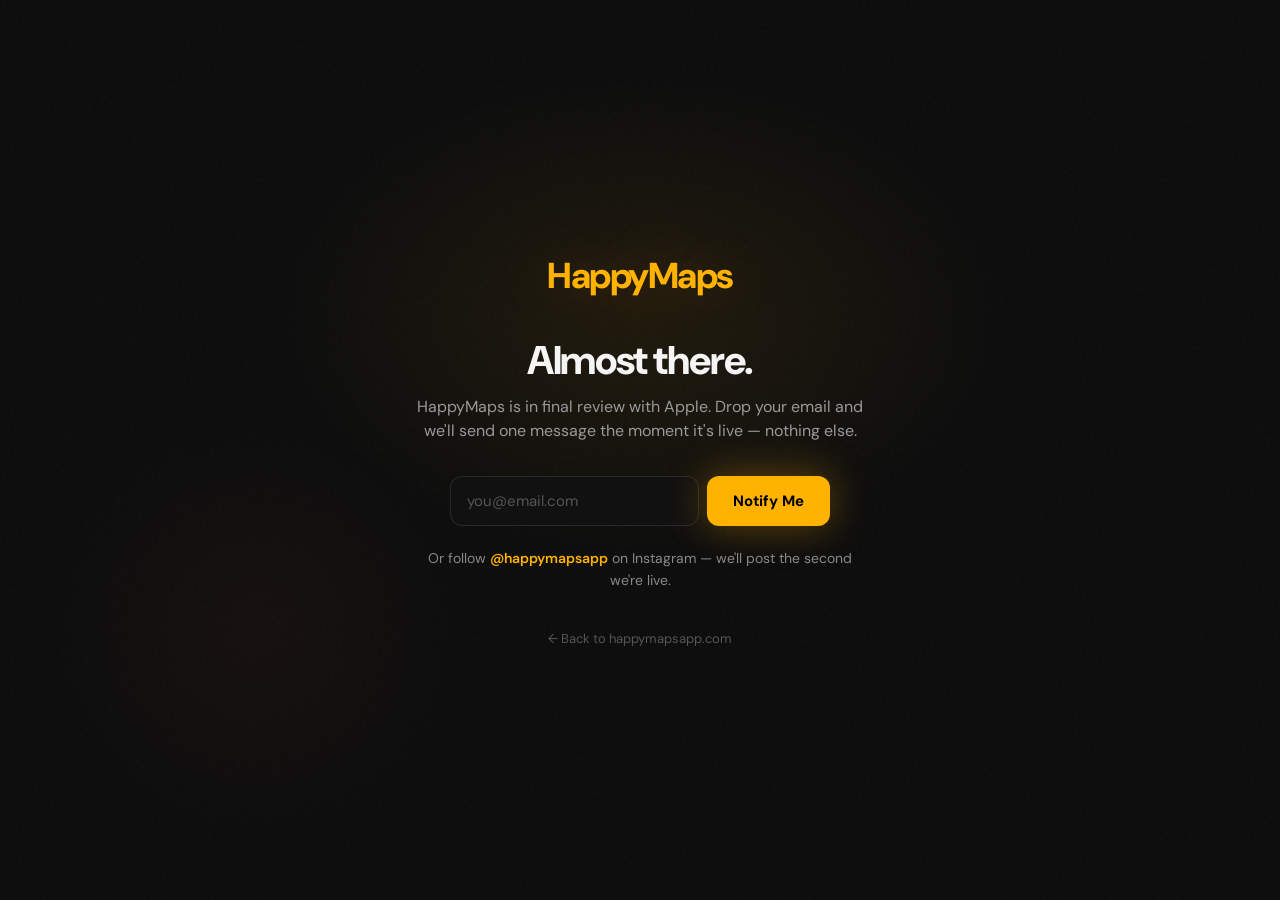
<file: coming-soon.html>
<!DOCTYPE html>
<html lang="en">
<head>
  <meta charset="UTF-8" />
  <meta name="viewport" content="width=device-width, initial-scale=1.0" />
  <title>HappyMaps — Almost there</title>

  <link rel="icon" type="image/png" href="/favicon-96x96.png" sizes="96x96" />
  <link rel="icon" type="image/svg+xml" href="/favicon.svg" />
  <link rel="shortcut icon" href="/favicon.ico" />
  <link rel="apple-touch-icon" sizes="180x180" href="/apple-touch-icon.png" />
  <meta name="apple-mobile-web-app-title" content="HappyMaps" />
  <link rel="manifest" href="/site.webmanifest" />
  <meta name="theme-color" content="#FFB300" />

  <meta property="og:title" content="HappyMaps — Almost there">
  <meta property="og:description" content="HappyMaps is in final review with Apple. Drop your email and we'll send one message the moment it's live.">
  <meta property="og:image" content="https://happymapsapp.com/assets/images/og-image.png">
  <meta property="og:url" content="https://happymapsapp.com/coming-soon">
  <meta property="og:type" content="website">
  <meta property="og:site_name" content="HappyMaps">

  <meta name="twitter:card" content="summary_large_image">
  <meta name="twitter:title" content="HappyMaps — Almost there">
  <meta name="twitter:description" content="HappyMaps is in final review with Apple. Drop your email and we'll send one message the moment it's live.">
  <meta name="twitter:image" content="https://happymapsapp.com/assets/images/og-image.png">

  <link rel="preconnect" href="https://fonts.googleapis.com" />
  <link rel="preconnect" href="https://fonts.gstatic.com" crossorigin />
  <link href="https://fonts.googleapis.com/css2?family=DM+Sans:wght@400;500;600;700;800&display=swap" rel="stylesheet" />

  <style>
    *, *::before, *::after {
      box-sizing: border-box;
      margin: 0; padding: 0;
    }
    html, body { min-height: 100%; }
    body {
      font-family: 'DM Sans', sans-serif;
      background: #0D0D0D;
      color: #F5F5F5;
      -webkit-font-smoothing: antialiased;
      display: flex; flex-direction: column;
      align-items: center; justify-content: center;
      padding: 48px 20px;
      text-align: center;
      min-height: 100vh;
      position: relative;
      overflow-x: hidden;
    }
    body::before {
      content: '';
      position: fixed; inset: 0;
      background-image: url("data:image/svg+xml,%3Csvg viewBox='0 0 256 256' xmlns='http://www.w3.org/2000/svg'%3E%3Cfilter id='n'%3E%3CfeTurbulence type='fractalNoise' baseFrequency='0.9' numOctaves='4' stitchTiles='stitch'/%3E%3C/filter%3E%3Crect width='100%25' height='100%25' filter='url(%23n)' opacity='1'/%3E%3C/svg%3E");
      opacity: 0.022; pointer-events: none; z-index: 0;
    }
    .ambient-glow {
      position: fixed; inset: 0; pointer-events: none; z-index: 0;
      background:
        radial-gradient(ellipse 600px 400px at 50% 35%, rgba(255,179,0,0.08) 0%, transparent 60%),
        radial-gradient(circle 320px at 20% 70%, rgba(255,107,53,0.04) 0%, transparent 65%);
    }

    .content {
      position: relative; z-index: 1;
      max-width: 460px; width: 100%;
    }

    .wordmark {
      display: inline-block;
      font-family: 'DM Sans', sans-serif;
      font-size: 36px; font-weight: 800;
      color: #FFB300; letter-spacing: -1.5px;
      text-decoration: none;
      text-shadow: 0 0 60px rgba(255,179,0,0.3);
      margin-bottom: 40px;
      transition: opacity 0.2s;
    }
    .wordmark:hover { opacity: 0.85; }

    h1 {
      font-size: 40px; font-weight: 800;
      letter-spacing: -0.03em; line-height: 1.05;
      margin-bottom: 14px;
    }

    .sub {
      font-size: 16px; color: #999;
      line-height: 1.55;
      margin-bottom: 32px;
    }

    form {
      display: flex; gap: 8px;
      max-width: 380px; margin: 0 auto 22px;
      flex-direction: column;
    }
    @media (min-width: 480px) {
      form { flex-direction: row; }
    }

    input[type="email"] {
      flex: 1;
      background: #111;
      color: #F5F5F5;
      border: 1px solid rgba(255,255,255,0.1);
      border-radius: 12px;
      padding: 14px 16px;
      font-size: 15px;
      font-family: inherit;
      transition: border-color 0.2s, background 0.2s;
      min-width: 0;
    }
    input[type="email"]:focus {
      outline: none;
      border-color: rgba(255,179,0,0.55);
      background: #131313;
    }
    input[type="email"]::placeholder { color: #555; }

    button[type="submit"] {
      background: #FFB300; color: #000;
      border: none; cursor: pointer;
      padding: 14px 26px; border-radius: 12px;
      font-weight: 700; font-size: 15px;
      font-family: inherit;
      transition: background 0.2s, transform 0.15s;
      box-shadow: 0 0 40px rgba(255,179,0,0.35);
      white-space: nowrap;
    }
    button[type="submit"]:hover {
      background: #ffc133;
      transform: translateY(-1px);
    }
    button[type="submit"]:active { transform: translateY(0); }

    .ig-line {
      font-size: 14px; color: #888;
      line-height: 1.55;
      margin-bottom: 36px;
    }
    .ig-line a {
      color: #FFB300;
      text-decoration: none;
      font-weight: 600;
      transition: opacity 0.15s;
    }
    .ig-line a:hover { opacity: 0.8; text-decoration: underline; }

    .back-link {
      display: inline-block;
      font-size: 13px; color: #555;
      text-decoration: none;
      transition: color 0.2s;
    }
    .back-link:hover { color: #999; }

    .confirmation {
      display: none;
      background: rgba(255,179,0,0.08);
      border: 1px solid rgba(255,179,0,0.28);
      border-radius: 14px;
      padding: 22px 24px;
      font-size: 15px; color: #F5F5F5;
      line-height: 1.55;
      margin-bottom: 24px;
      box-shadow: 0 0 30px rgba(255,179,0,0.08);
    }
    body.submitted .confirmation { display: block; }
    body.submitted form { display: none; }
  </style>
</head>
<body>
  <div class="ambient-glow"></div>
  <div class="content">
    <a href="/" class="wordmark">HappyMaps</a>

    <h1>Almost there.</h1>
    <p class="sub">HappyMaps is in final review with Apple. Drop your email and we'll send one message the moment it's live — nothing else.</p>

    <div class="confirmation">
      You're on the list. We'll email you the day HappyMaps goes live.
    </div>

    <form action="https://formspree.io/f/mqewoqvy" method="POST">
      <input type="email" name="email" required placeholder="you@email.com" />
      <input type="hidden" name="_subject" value="HappyMaps launch waitlist signup" />
      <input type="hidden" name="_next" value="https://happymapsapp.com/coming-soon.html?submitted=1" />
      <button type="submit">Notify Me</button>
    </form>

    <p class="ig-line">Or follow <a href="https://www.instagram.com/happymapsapp" target="_blank" rel="noopener">@happymapsapp</a> on Instagram — we'll post the second we're live.</p>

    <a href="/" class="back-link">← Back to happymapsapp.com</a>
  </div>

  <script>
    if (new URLSearchParams(window.location.search).get('submitted') === '1') {
      document.body.classList.add('submitted');
    }
  </script>
</body>
</html>
</file>
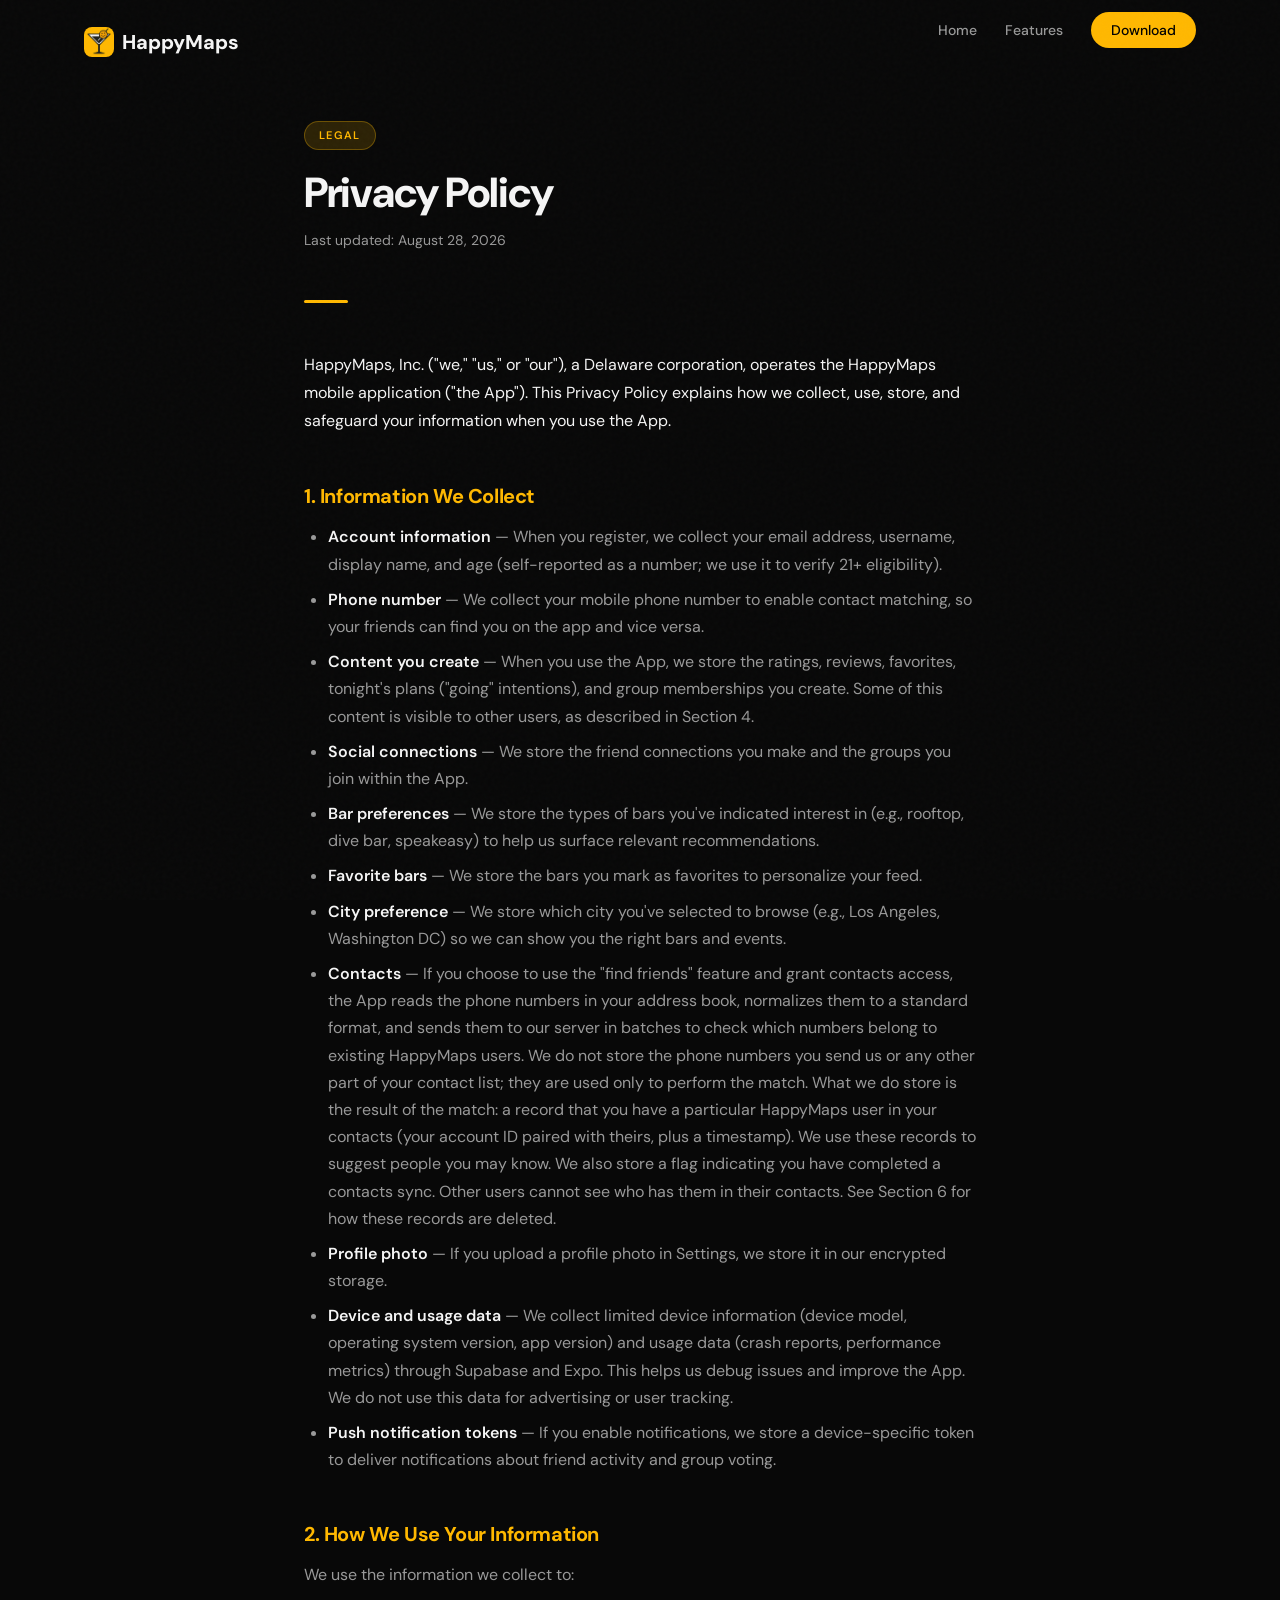
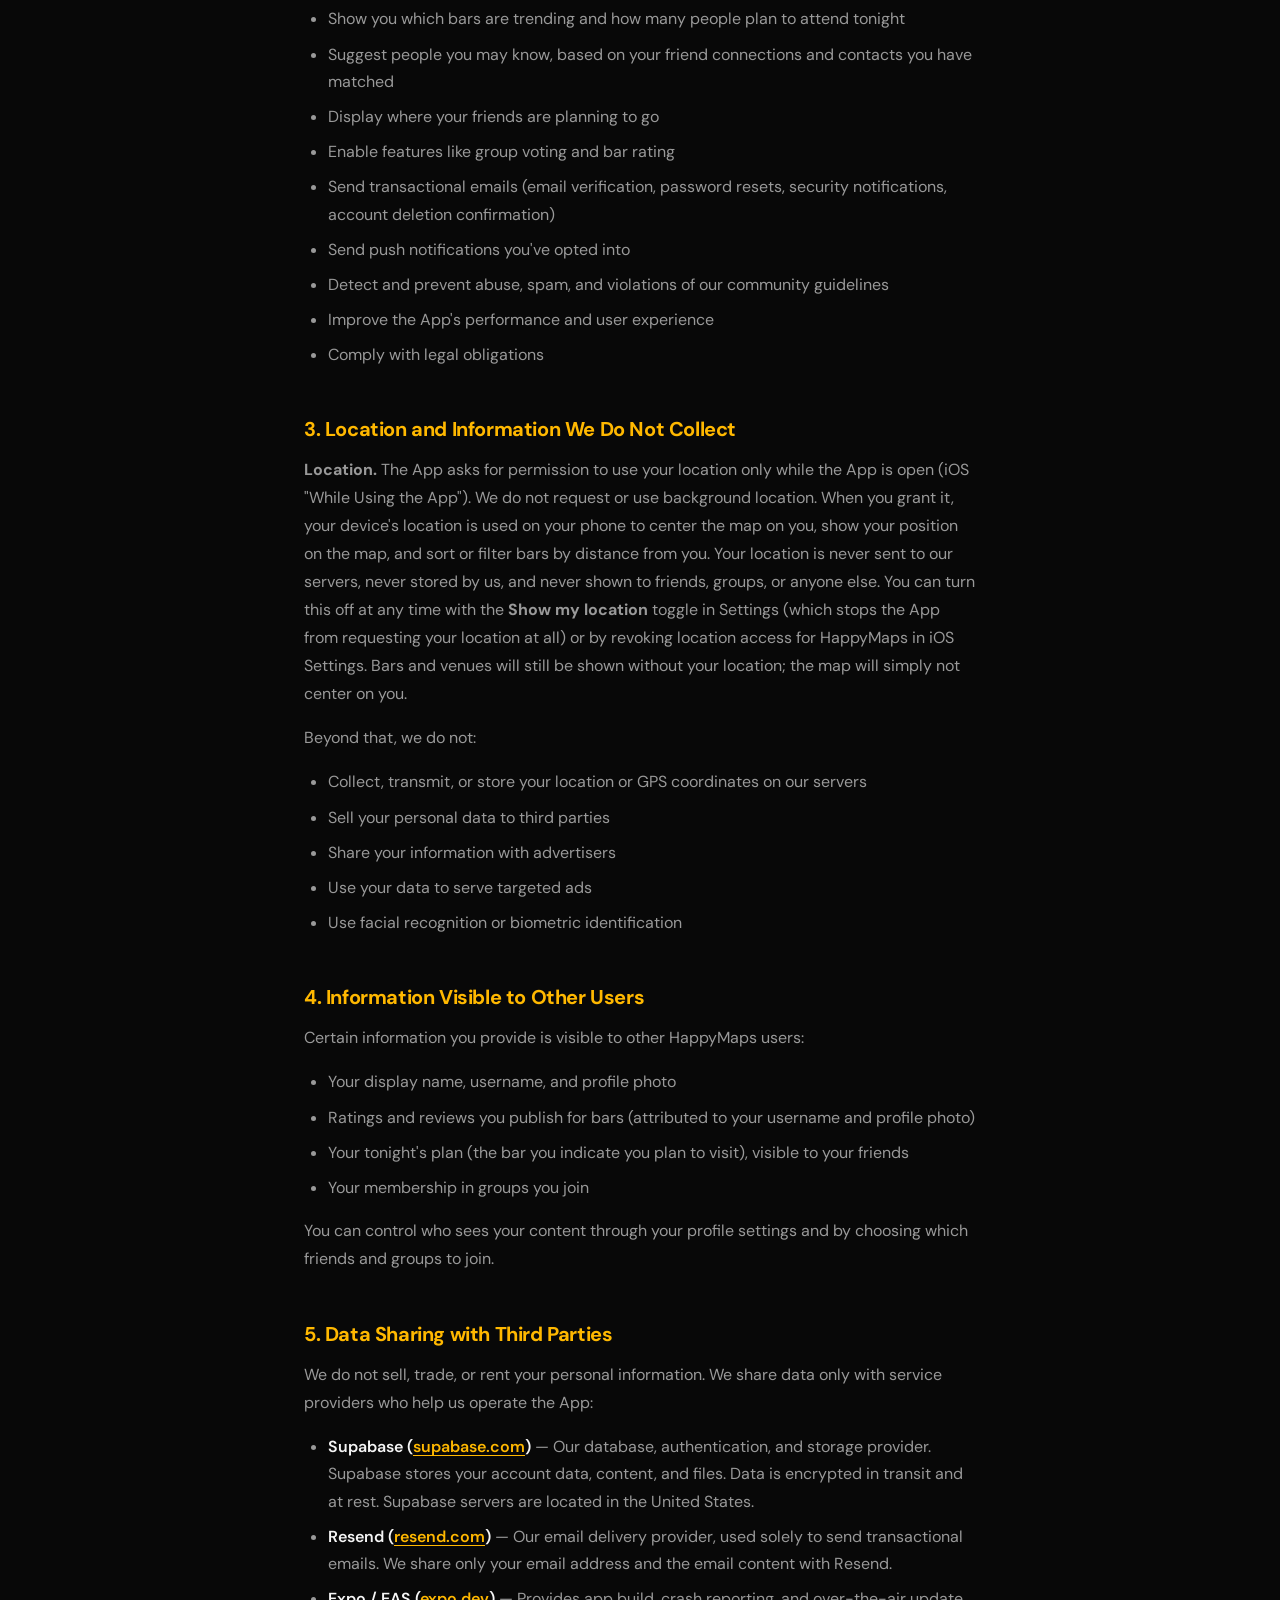
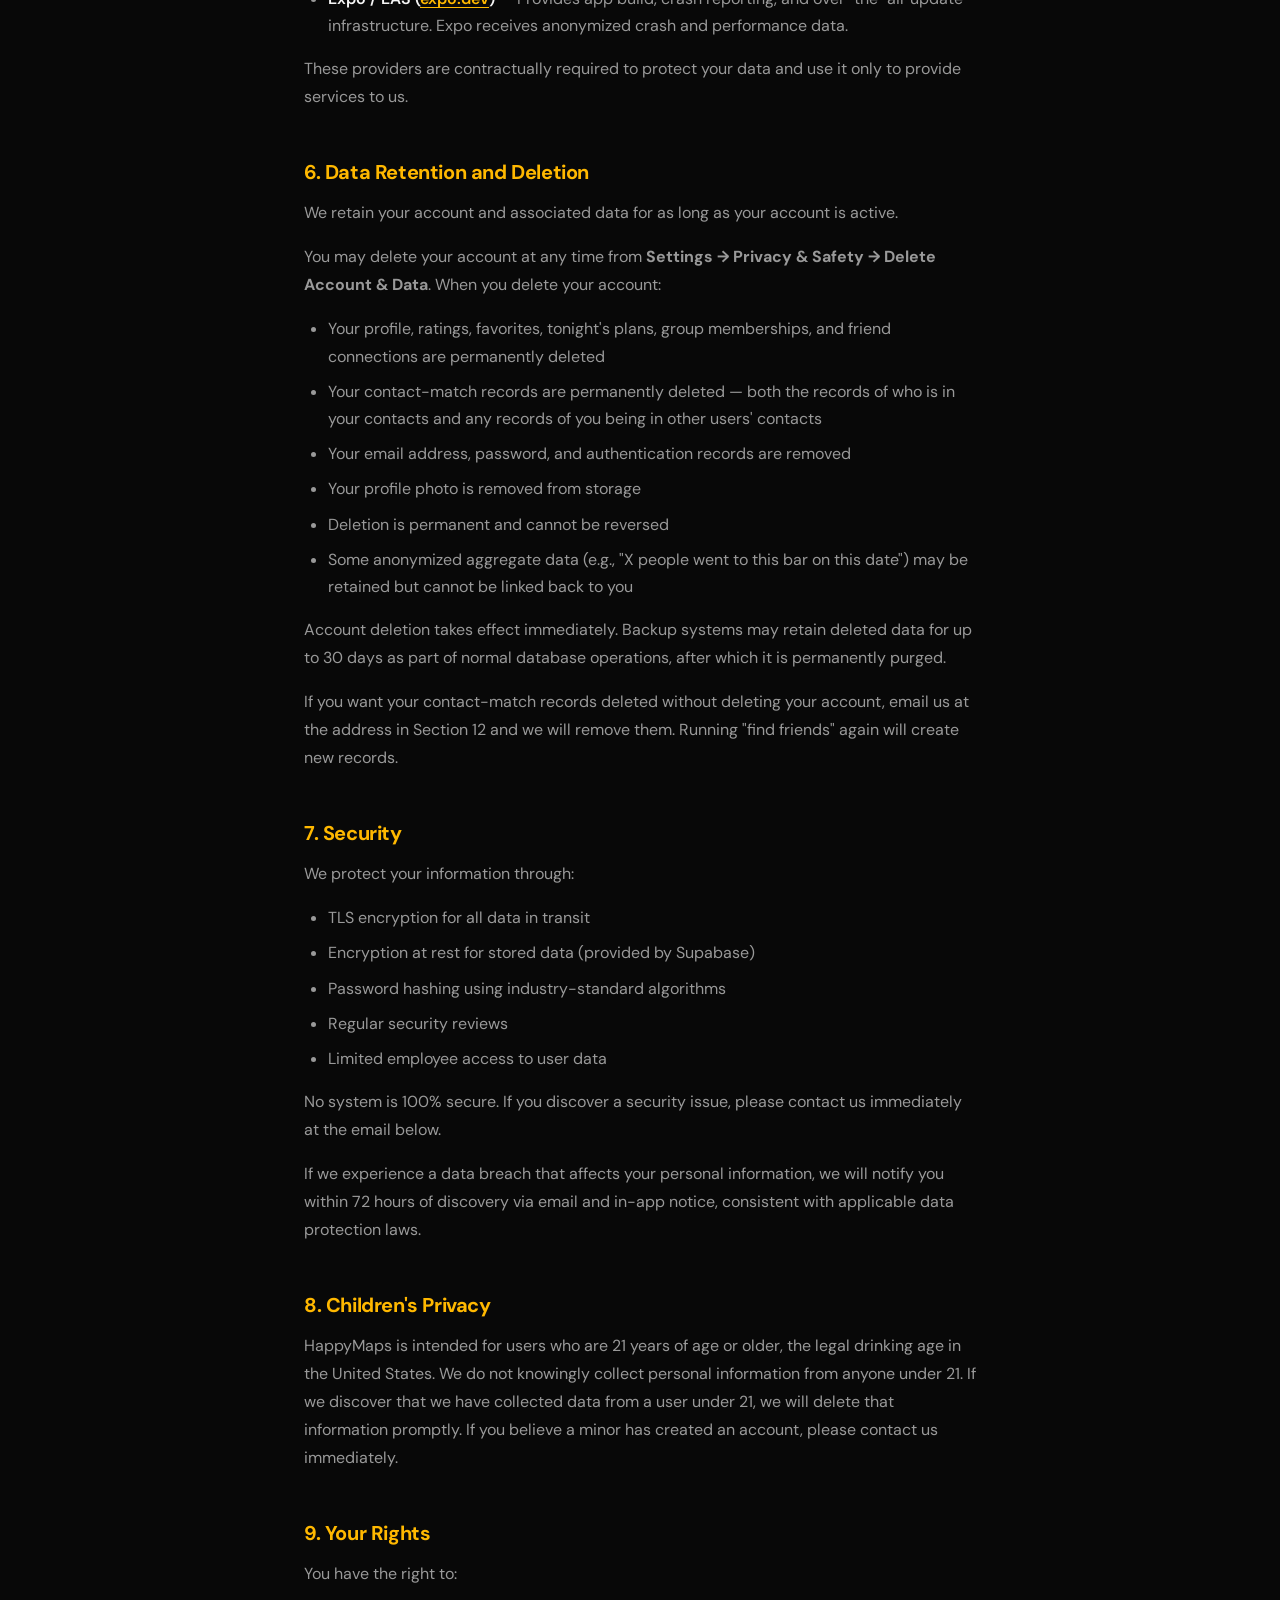
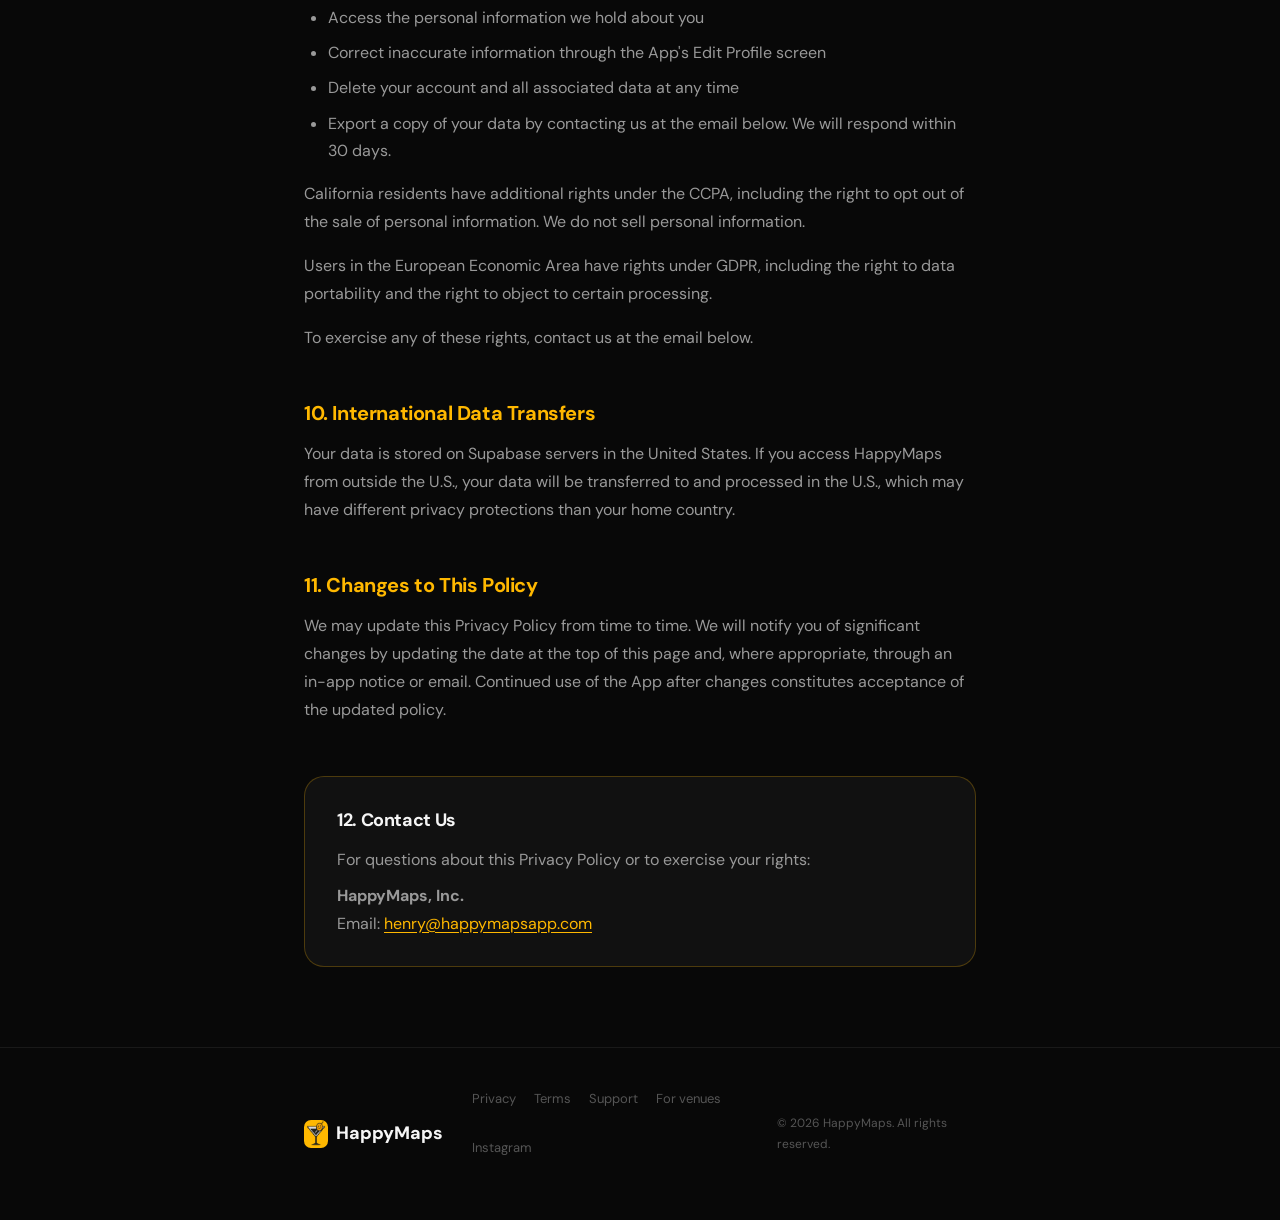
<file: privacy.html>
<!DOCTYPE html>
<html lang="en">
<head>
  <meta charset="UTF-8" />
  <meta name="viewport" content="width=device-width, initial-scale=1.0" />
  <title>Privacy Policy — HappyMaps</title>
  <link rel="canonical" href="https://happymapsapp.com/privacy" />

  <!-- Favicons -->
  <link rel="icon" type="image/png" href="/favicon-96x96.png" sizes="96x96" />
  <link rel="icon" type="image/svg+xml" href="/favicon.svg" />
  <link rel="shortcut icon" href="/favicon.ico" />
  <link rel="apple-touch-icon" sizes="180x180" href="/apple-touch-icon.png" />
  <meta name="apple-mobile-web-app-title" content="HappyMaps" />
  <link rel="manifest" href="/site.webmanifest" />
  <meta name="theme-color" content="#FFB300" />

  <link rel="preconnect" href="https://fonts.googleapis.com" />
  <link rel="preconnect" href="https://fonts.gstatic.com" crossorigin />
  <link href="https://fonts.googleapis.com/css2?family=DM+Sans:ital,opsz,wght@0,9..40,300;0,9..40,400;0,9..40,500;0,9..40,600;0,9..40,700;0,9..40,800;1,9..40,400&display=swap" rel="stylesheet" />
  <style>
    *, *::before, *::after {
      box-sizing: border-box;
      margin: 0; padding: 0;
      min-width: 0;
    }

    html, body { overflow-x: hidden; max-width: 100vw; }
    html { scroll-behavior: smooth; }
    img { max-width: 100%; display: block; }

    :root {
      --amber:        #FFB800;
      --amber-glow:   rgba(255,184,0,0.15);
      --amber-strong: rgba(255,184,0,0.35);
      --bg:      #080808;
      --surface: #111111;
      --border:  rgba(255,255,255,0.07);
      --text:    #F5F5F5;
      --text-2:  #999999;
      --text-3:  #555555;
      --r-lg: 20px;
    }

    body {
      font-family: 'DM Sans', sans-serif;
      background: var(--bg);
      color: var(--text);
      -webkit-font-smoothing: antialiased;
      line-height: 1.7;
    }

    /* noise grain */
    body::before {
      content: '';
      position: fixed; inset: 0;
      background-image: url("data:image/svg+xml,%3Csvg viewBox='0 0 256 256' xmlns='http://www.w3.org/2000/svg'%3E%3Cfilter id='n'%3E%3CfeTurbulence type='fractalNoise' baseFrequency='0.9' numOctaves='4' stitchTiles='stitch'/%3E%3C/filter%3E%3Crect width='100%25' height='100%25' filter='url(%23n)' opacity='1'/%3E%3C/svg%3E");
      opacity: 0.022; pointer-events: none; z-index: 9999;
    }

    /* ── NAV ── */
    nav {
      position: fixed; top: 0; left: 0; right: 0;
      z-index: 100; padding: 16px 0;
      transition: background 0.3s, backdrop-filter 0.3s;
    }
    nav.scrolled {
      background: rgba(8,8,8,0.88);
      backdrop-filter: blur(20px);
      -webkit-backdrop-filter: blur(20px);
      border-bottom: 1px solid var(--border);
    }
    .nav-inner {
      display: flex; align-items: center;
      justify-content: space-between;
      width: 100%; padding: 0 20px; margin: 0 auto;
    }
    .nav-logo {
      display: flex; align-items: center; gap: 8px;
      text-decoration: none;
      font-weight: 800; font-size: 20px; color: var(--text);
      flex-shrink: 0;
    }
    .nav-logo img { width: 30px; height: 30px; border-radius: 8px; flex-shrink: 0; }
    .nav-links {
      display: none;
      align-items: center; gap: 28px; list-style: none;
    }
    .nav-links a {
      color: var(--text-2); text-decoration: none;
      font-size: 14px; font-weight: 500;
      transition: color 0.2s;
    }
    .nav-links a:hover { color: var(--text); }
    .btn-nav {
      background: var(--amber); color: #000 !important;
      padding: 9px 20px; border-radius: 100px;
      font-weight: 600; font-size: 14px;
      transition: background 0.2s;
    }
    .btn-nav:hover { background: #ffc533 !important; }

    @media (min-width: 768px) {
      .nav-inner { max-width: 740px; padding: 0 24px; }
      .nav-links { display: flex; }
    }
    @media (min-width: 1024px) {
      .nav-inner { max-width: 1160px; padding: 0 24px; }
    }

    /* ── CONTENT ── */
    .container {
      max-width: 720px;
      margin: 0 auto;
      padding: 108px 20px 64px;
    }

    @media (min-width: 768px) {
      .container { padding: 120px 24px 80px; }
    }

    .badge {
      display: inline-block;
      background: var(--amber-glow);
      border: 1px solid rgba(255,184,0,0.3);
      color: var(--amber);
      font-size: 11px;
      font-weight: 600;
      letter-spacing: 0.12em;
      text-transform: uppercase;
      padding: 4px 14px;
      border-radius: 100px;
      margin-bottom: 20px;
    }

    h1 {
      font-size: 42px;
      font-weight: 800;
      letter-spacing: -0.03em;
      line-height: 1.1;
      margin-bottom: 12px;
    }

    .updated {
      color: var(--text-2);
      font-size: 14px;
      margin-bottom: 48px;
    }

    .divider {
      width: 44px; height: 3px;
      background: var(--amber); border-radius: 2px;
      margin-bottom: 48px;
    }

    h2 {
      font-size: 20px;
      font-weight: 700;
      letter-spacing: -0.02em;
      color: var(--amber);
      margin-top: 44px;
      margin-bottom: 10px;
    }

    p {
      color: var(--text-2);
      margin-bottom: 16px;
      font-size: 16px;
      line-height: 1.75;
    }

    .intro-p {
      color: var(--text);
      font-size: 16px;
      margin-bottom: 0;
    }

    ul {
      padding-left: 24px;
      margin-bottom: 16px;
    }

    ul li {
      color: var(--text-2);
      font-size: 16px;
      margin-bottom: 8px;
      line-height: 1.7;
    }

    ul li strong {
      color: var(--text);
      font-weight: 600;
    }

    a {
      color: var(--amber);
      text-decoration: underline;
      text-underline-offset: 3px;
      transition: opacity 0.2s;
    }
    a:hover { opacity: 0.8; }

    .contact-box {
      background: var(--surface);
      border: 1px solid rgba(255,184,0,0.25);
      border-radius: var(--r-lg);
      padding: 28px 32px;
      margin-top: 52px;
    }

    .contact-box h2 {
      margin-top: 0;
      color: var(--text);
      font-size: 18px;
    }

    .contact-box p {
      margin: 8px 0 0;
      color: var(--text-2);
    }

    /* ── FOOTER ── */
    footer {
      padding: 36px 0;
      border-top: 1px solid var(--border);
    }
    .footer-inner {
      display: flex; flex-direction: column; gap: 18px;
      width: 100%; padding: 0 20px; margin: 0 auto;
      max-width: 720px;
    }
    @media (min-width: 768px) {
      .footer-inner { flex-direction: row; align-items: center; justify-content: space-between; padding: 0 24px; }
    }
    .footer-logo {
      display: flex; align-items: center; gap: 8px;
      text-decoration: none;
      font-weight: 800; font-size: 18px; color: var(--text);
    }
    .footer-logo img { width: 28px; height: 28px; border-radius: 7px; }
    .footer-links { display: flex; flex-wrap: wrap; gap: 14px 18px; list-style: none; }
    .footer-links a { font-size: 13px; color: var(--text-3); text-decoration: none; transition: color 0.2s; }
    .footer-links a:hover { color: var(--text-2); }
    .footer-copy { font-size: 12px; color: var(--text-3); }
  </style>
</head>
<body>

  <!-- ── NAV ── -->
  <nav id="nav">
    <div class="nav-inner">
      <a href="/" class="nav-logo">
        <img src="assets/images/HappyMapsAppIcon.png" alt="HappyMaps icon" />
        <span>HappyMaps</span>
      </a>
      <ul class="nav-links">
        <li><a href="/">Home</a></li>
        <li><a href="/#features">Features</a></li>
        <li><a href="/#download" class="btn-nav">Download</a></li>
      </ul>
    </div>
  </nav>

  <div class="container">
    <div class="badge">Legal</div>
    <h1>Privacy Policy</h1>
    <p class="updated">Last updated: August 28, 2026</p>
    <div class="divider"></div>

    <p class="intro-p">HappyMaps, Inc. ("we," "us," or "our"), a Delaware corporation, operates the HappyMaps mobile application ("the App"). This Privacy Policy explains how we collect, use, store, and safeguard your information when you use the App.</p>

    <h2>1. Information We Collect</h2>
    <ul>
      <li><strong>Account information</strong> — When you register, we collect your email address, username, display name, and age (self-reported as a number; we use it to verify 21+ eligibility).</li>
      <li><strong>Phone number</strong> — We collect your mobile phone number to enable contact matching, so your friends can find you on the app and vice versa.</li>
      <li><strong>Content you create</strong> — When you use the App, we store the ratings, reviews, favorites, tonight's plans ("going" intentions), and group memberships you create. Some of this content is visible to other users, as described in Section 4.</li>
      <li><strong>Social connections</strong> — We store the friend connections you make and the groups you join within the App.</li>
      <li><strong>Bar preferences</strong> — We store the types of bars you've indicated interest in (e.g., rooftop, dive bar, speakeasy) to help us surface relevant recommendations.</li>
      <li><strong>Favorite bars</strong> — We store the bars you mark as favorites to personalize your feed.</li>
      <li><strong>City preference</strong> — We store which city you've selected to browse (e.g., Los Angeles, Washington DC) so we can show you the right bars and events.</li>
      <li><strong>Contacts</strong> — If you choose to use the "find friends" feature and grant contacts access, the App reads the phone numbers in your address book, normalizes them to a standard format, and sends them to our server in batches to check which numbers belong to existing HappyMaps users. We do not store the phone numbers you send us or any other part of your contact list; they are used only to perform the match. What we do store is the result of the match: a record that you have a particular HappyMaps user in your contacts (your account ID paired with theirs, plus a timestamp). We use these records to suggest people you may know. We also store a flag indicating you have completed a contacts sync. Other users cannot see who has them in their contacts. See Section 6 for how these records are deleted.</li>
      <li><strong>Profile photo</strong> — If you upload a profile photo in Settings, we store it in our encrypted storage.</li>
      <li><strong>Device and usage data</strong> — We collect limited device information (device model, operating system version, app version) and usage data (crash reports, performance metrics) through Supabase and Expo. This helps us debug issues and improve the App. We do not use this data for advertising or user tracking.</li>
      <li><strong>Push notification tokens</strong> — If you enable notifications, we store a device-specific token to deliver notifications about friend activity and group voting.</li>
    </ul>

    <h2>2. How We Use Your Information</h2>
    <p>We use the information we collect to:</p>
    <ul>
      <li>Show you which bars are trending and how many people plan to attend tonight</li>
      <li>Suggest people you may know, based on your friend connections and contacts you have matched</li>
      <li>Display where your friends are planning to go</li>
      <li>Enable features like group voting and bar rating</li>
      <li>Send transactional emails (email verification, password resets, security notifications, account deletion confirmation)</li>
      <li>Send push notifications you've opted into</li>
      <li>Detect and prevent abuse, spam, and violations of our community guidelines</li>
      <li>Improve the App's performance and user experience</li>
      <li>Comply with legal obligations</li>
    </ul>

    <h2>3. Location and Information We Do Not Collect</h2>
    <p><strong>Location.</strong> The App asks for permission to use your location only while the App is open (iOS "While Using the App"). We do not request or use background location. When you grant it, your device's location is used on your phone to center the map on you, show your position on the map, and sort or filter bars by distance from you. Your location is never sent to our servers, never stored by us, and never shown to friends, groups, or anyone else. You can turn this off at any time with the <strong>Show my location</strong> toggle in Settings (which stops the App from requesting your location at all) or by revoking location access for HappyMaps in iOS Settings. Bars and venues will still be shown without your location; the map will simply not center on you.</p>
    <p>Beyond that, we do not:</p>
    <ul>
      <li>Collect, transmit, or store your location or GPS coordinates on our servers</li>
      <li>Sell your personal data to third parties</li>
      <li>Share your information with advertisers</li>
      <li>Use your data to serve targeted ads</li>
      <li>Use facial recognition or biometric identification</li>
    </ul>

    <h2>4. Information Visible to Other Users</h2>
    <p>Certain information you provide is visible to other HappyMaps users:</p>
    <ul>
      <li>Your display name, username, and profile photo</li>
      <li>Ratings and reviews you publish for bars (attributed to your username and profile photo)</li>
      <li>Your tonight's plan (the bar you indicate you plan to visit), visible to your friends</li>
      <li>Your membership in groups you join</li>
    </ul>
    <p>You can control who sees your content through your profile settings and by choosing which friends and groups to join.</p>

    <h2>5. Data Sharing with Third Parties</h2>
    <p>We do not sell, trade, or rent your personal information. We share data only with service providers who help us operate the App:</p>
    <ul>
      <li><strong>Supabase (<a href="https://supabase.com" target="_blank" rel="noopener">supabase.com</a>)</strong> — Our database, authentication, and storage provider. Supabase stores your account data, content, and files. Data is encrypted in transit and at rest. Supabase servers are located in the United States.</li>
      <li><strong>Resend (<a href="https://resend.com" target="_blank" rel="noopener">resend.com</a>)</strong> — Our email delivery provider, used solely to send transactional emails. We share only your email address and the email content with Resend.</li>
      <li><strong>Expo / EAS (<a href="https://expo.dev" target="_blank" rel="noopener">expo.dev</a>)</strong> — Provides app build, crash reporting, and over-the-air update infrastructure. Expo receives anonymized crash and performance data.</li>
    </ul>
    <p>These providers are contractually required to protect your data and use it only to provide services to us.</p>

    <h2>6. Data Retention and Deletion</h2>
    <p>We retain your account and associated data for as long as your account is active.</p>
    <p>You may delete your account at any time from <strong>Settings → Privacy &amp; Safety → Delete Account &amp; Data</strong>. When you delete your account:</p>
    <ul>
      <li>Your profile, ratings, favorites, tonight's plans, group memberships, and friend connections are permanently deleted</li>
      <li>Your contact-match records are permanently deleted — both the records of who is in your contacts and any records of you being in other users' contacts</li>
      <li>Your email address, password, and authentication records are removed</li>
      <li>Your profile photo is removed from storage</li>
      <li>Deletion is permanent and cannot be reversed</li>
      <li>Some anonymized aggregate data (e.g., "X people went to this bar on this date") may be retained but cannot be linked back to you</li>
    </ul>
    <p>Account deletion takes effect immediately. Backup systems may retain deleted data for up to 30 days as part of normal database operations, after which it is permanently purged.</p>
    <p>If you want your contact-match records deleted without deleting your account, email us at the address in Section 12 and we will remove them. Running "find friends" again will create new records.</p>

    <h2>7. Security</h2>
    <p>We protect your information through:</p>
    <ul>
      <li>TLS encryption for all data in transit</li>
      <li>Encryption at rest for stored data (provided by Supabase)</li>
      <li>Password hashing using industry-standard algorithms</li>
      <li>Regular security reviews</li>
      <li>Limited employee access to user data</li>
    </ul>
    <p>No system is 100% secure. If you discover a security issue, please contact us immediately at the email below.</p>
    <p>If we experience a data breach that affects your personal information, we will notify you within 72 hours of discovery via email and in-app notice, consistent with applicable data protection laws.</p>

    <h2>8. Children's Privacy</h2>
    <p>HappyMaps is intended for users who are 21 years of age or older, the legal drinking age in the United States. We do not knowingly collect personal information from anyone under 21. If we discover that we have collected data from a user under 21, we will delete that information promptly. If you believe a minor has created an account, please contact us immediately.</p>

    <h2>9. Your Rights</h2>
    <p>You have the right to:</p>
    <ul>
      <li>Access the personal information we hold about you</li>
      <li>Correct inaccurate information through the App's Edit Profile screen</li>
      <li>Delete your account and all associated data at any time</li>
      <li>Export a copy of your data by contacting us at the email below. We will respond within 30 days.</li>
    </ul>
    <p>California residents have additional rights under the CCPA, including the right to opt out of the sale of personal information. We do not sell personal information.</p>
    <p>Users in the European Economic Area have rights under GDPR, including the right to data portability and the right to object to certain processing.</p>
    <p>To exercise any of these rights, contact us at the email below.</p>

    <h2>10. International Data Transfers</h2>
    <p>Your data is stored on Supabase servers in the United States. If you access HappyMaps from outside the U.S., your data will be transferred to and processed in the U.S., which may have different privacy protections than your home country.</p>

    <h2>11. Changes to This Policy</h2>
    <p>We may update this Privacy Policy from time to time. We will notify you of significant changes by updating the date at the top of this page and, where appropriate, through an in-app notice or email. Continued use of the App after changes constitutes acceptance of the updated policy.</p>

    <div class="contact-box">
      <h2>12. Contact Us</h2>
      <p>For questions about this Privacy Policy or to exercise your rights:</p>
      <p><strong>HappyMaps, Inc.</strong><br />Email: <a href="mailto:henry@happymapsapp.com">henry@happymapsapp.com</a></p>
    </div>

  </div>

  <!-- ── FOOTER ── -->
  <footer>
    <div class="footer-inner">
      <a href="/" class="footer-logo">
        <img src="assets/images/HappyMapsAppIcon.png" alt="HappyMaps" />
        <span>HappyMaps</span>
      </a>
      <ul class="footer-links">
        <li><a href="/privacy">Privacy</a></li>
        <li><a href="/terms">Terms</a></li>
        <li><a href="/support">Support</a></li>
        <li><a href="/venues">For venues</a></li>
        <li><a href="#">Instagram</a></li>
      </ul>
      <span class="footer-copy">&copy; 2026 HappyMaps. All rights reserved.</span>
    </div>
  </footer>

  <script>
    const nav = document.getElementById('nav');
    window.addEventListener('scroll', () => {
      nav.classList.toggle('scrolled', window.scrollY > 40);
    }, { passive: true });
  </script>

</body>
</html>
</file>
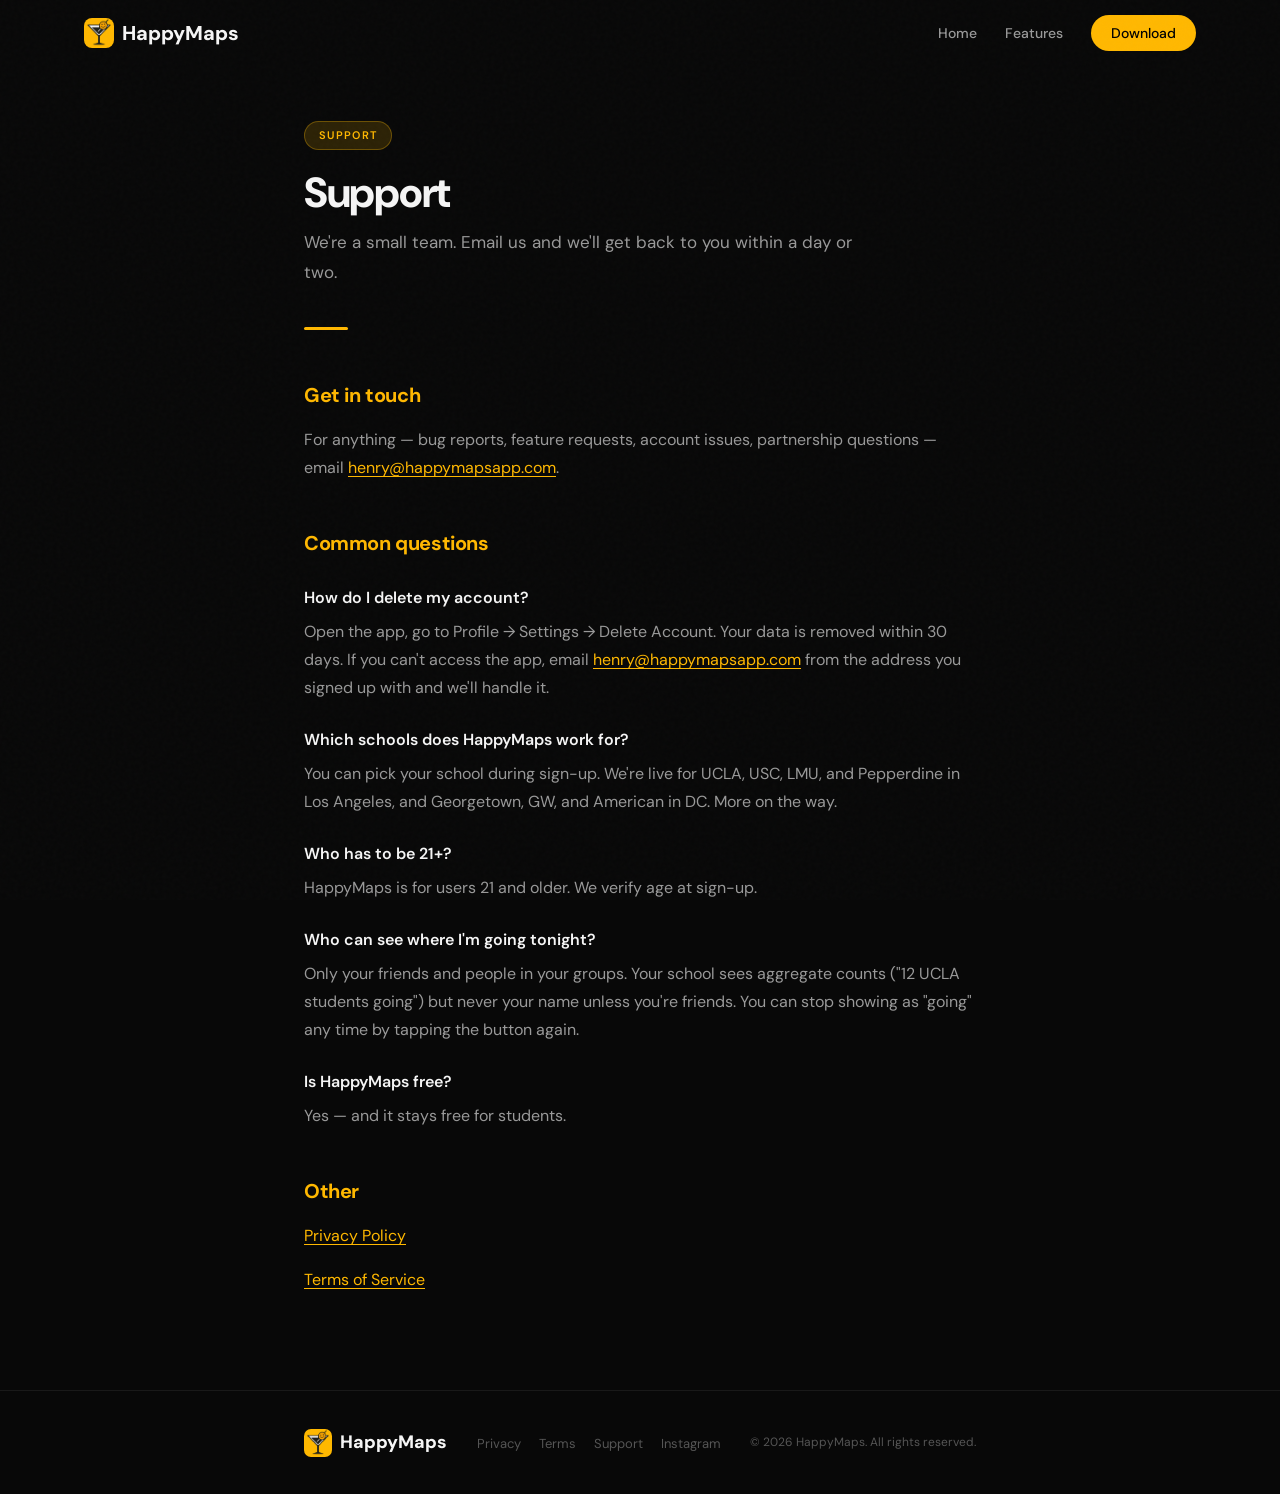
<file: support.html>
<!DOCTYPE html>
<html lang="en">
<head>
  <meta charset="UTF-8" />
  <meta name="viewport" content="width=device-width, initial-scale=1.0" />
  <title>Support — HappyMaps</title>

  <!-- Favicons -->
  <link rel="icon" type="image/png" href="/favicon-96x96.png" sizes="96x96" />
  <link rel="icon" type="image/svg+xml" href="/favicon.svg" />
  <link rel="shortcut icon" href="/favicon.ico" />
  <link rel="apple-touch-icon" sizes="180x180" href="/apple-touch-icon.png" />
  <meta name="apple-mobile-web-app-title" content="HappyMaps" />
  <link rel="manifest" href="/site.webmanifest" />
  <meta name="theme-color" content="#FFB300" />

  <link rel="preconnect" href="https://fonts.googleapis.com" />
  <link rel="preconnect" href="https://fonts.gstatic.com" crossorigin />
  <link href="https://fonts.googleapis.com/css2?family=DM+Sans:ital,opsz,wght@0,9..40,300;0,9..40,400;0,9..40,500;0,9..40,600;0,9..40,700;0,9..40,800;1,9..40,400&display=swap" rel="stylesheet" />
  <style>
    *, *::before, *::after {
      box-sizing: border-box;
      margin: 0; padding: 0;
      min-width: 0;
    }

    html, body { overflow-x: hidden; max-width: 100vw; }
    html { scroll-behavior: smooth; }
    img { max-width: 100%; display: block; }

    :root {
      --amber:        #FFB800;
      --amber-glow:   rgba(255,184,0,0.15);
      --amber-strong: rgba(255,184,0,0.35);
      --bg:      #080808;
      --surface: #111111;
      --border:  rgba(255,255,255,0.07);
      --text:    #F5F5F5;
      --text-2:  #999999;
      --text-3:  #555555;
      --r-lg: 20px;
    }

    body {
      font-family: 'DM Sans', sans-serif;
      background: var(--bg);
      color: var(--text);
      -webkit-font-smoothing: antialiased;
      line-height: 1.7;
    }

    /* noise grain */
    body::before {
      content: '';
      position: fixed; inset: 0;
      background-image: url("data:image/svg+xml,%3Csvg viewBox='0 0 256 256' xmlns='http://www.w3.org/2000/svg'%3E%3Cfilter id='n'%3E%3CfeTurbulence type='fractalNoise' baseFrequency='0.9' numOctaves='4' stitchTiles='stitch'/%3E%3C/filter%3E%3Crect width='100%25' height='100%25' filter='url(%23n)' opacity='1'/%3E%3C/svg%3E");
      opacity: 0.022; pointer-events: none; z-index: 9999;
    }

    /* ── NAV ── */
    nav {
      position: fixed; top: 0; left: 0; right: 0;
      z-index: 100; padding: 16px 0;
      transition: background 0.3s, backdrop-filter 0.3s;
    }
    nav.scrolled {
      background: rgba(8,8,8,0.88);
      backdrop-filter: blur(20px);
      -webkit-backdrop-filter: blur(20px);
      border-bottom: 1px solid var(--border);
    }
    .nav-inner {
      display: flex; align-items: center;
      justify-content: space-between;
      width: 100%; padding: 0 20px; margin: 0 auto;
    }
    .nav-logo {
      display: flex; align-items: center; gap: 8px;
      text-decoration: none;
      font-weight: 800; font-size: 20px; color: var(--text);
      flex-shrink: 0;
    }
    .nav-logo img { width: 30px; height: 30px; border-radius: 8px; flex-shrink: 0; }
    .nav-links {
      display: none;
      align-items: center; gap: 28px; list-style: none;
    }
    .nav-links a {
      color: var(--text-2); text-decoration: none;
      font-size: 14px; font-weight: 500;
      transition: color 0.2s;
    }
    .nav-links a:hover { color: var(--text); }
    .btn-nav {
      background: var(--amber); color: #000 !important;
      padding: 9px 20px; border-radius: 100px;
      font-weight: 600; font-size: 14px;
      transition: background 0.2s;
    }
    .btn-nav:hover { background: #ffc533 !important; }

    @media (min-width: 768px) {
      .nav-inner { max-width: 740px; padding: 0 24px; }
      .nav-links { display: flex; }
    }
    @media (min-width: 1024px) {
      .nav-inner { max-width: 1160px; padding: 0 24px; }
    }

    /* ── CONTENT ── */
    .container {
      max-width: 720px;
      margin: 0 auto;
      padding: 108px 20px 64px;
    }

    @media (min-width: 768px) {
      .container { padding: 120px 24px 80px; }
    }

    .badge {
      display: inline-block;
      background: var(--amber-glow);
      border: 1px solid rgba(255,184,0,0.3);
      color: var(--amber);
      font-size: 11px;
      font-weight: 600;
      letter-spacing: 0.12em;
      text-transform: uppercase;
      padding: 4px 14px;
      border-radius: 100px;
      margin-bottom: 20px;
    }

    h1 {
      font-size: 42px;
      font-weight: 800;
      letter-spacing: -0.03em;
      line-height: 1.1;
      margin-bottom: 12px;
    }

    .subhead {
      color: var(--text-2);
      font-size: 17px;
      margin-bottom: 40px;
      max-width: 560px;
    }

    .divider {
      width: 44px; height: 3px;
      background: var(--amber); border-radius: 2px;
      margin-bottom: 48px;
    }

    h2 {
      font-size: 20px;
      font-weight: 700;
      letter-spacing: -0.02em;
      color: var(--amber);
      margin-top: 44px;
      margin-bottom: 14px;
    }

    p {
      color: var(--text-2);
      margin-bottom: 16px;
      font-size: 16px;
      line-height: 1.75;
    }

    p.q {
      color: var(--text);
      font-weight: 600;
      margin-top: 24px;
      margin-bottom: 6px;
    }

    a {
      color: var(--amber);
      text-decoration: underline;
      text-underline-offset: 3px;
      transition: opacity 0.2s;
    }
    a:hover { opacity: 0.8; }

    /* ── FOOTER ── */
    footer {
      padding: 36px 0;
      border-top: 1px solid var(--border);
    }
    .footer-inner {
      display: flex; flex-direction: column; gap: 18px;
      width: 100%; padding: 0 20px; margin: 0 auto;
      max-width: 720px;
    }
    @media (min-width: 768px) {
      .footer-inner { flex-direction: row; align-items: center; justify-content: space-between; padding: 0 24px; }
    }
    .footer-logo {
      display: flex; align-items: center; gap: 8px;
      text-decoration: none;
      font-weight: 800; font-size: 18px; color: var(--text);
    }
    .footer-logo img { width: 28px; height: 28px; border-radius: 7px; }
    .footer-links { display: flex; flex-wrap: wrap; gap: 14px 18px; list-style: none; }
    .footer-links a { font-size: 13px; color: var(--text-3); text-decoration: none; transition: color 0.2s; }
    .footer-links a:hover { color: var(--text-2); }
    .footer-copy { font-size: 12px; color: var(--text-3); }
  </style>
</head>
<body>

  <!-- ── NAV ── -->
  <nav id="nav">
    <div class="nav-inner">
      <a href="/" class="nav-logo">
        <img src="assets/images/HappyMapsAppIcon.png" alt="HappyMaps icon" />
        <span>HappyMaps</span>
      </a>
      <ul class="nav-links">
        <li><a href="/">Home</a></li>
        <li><a href="/#features">Features</a></li>
        <li><a href="/#download" class="btn-nav">Download</a></li>
      </ul>
    </div>
  </nav>

  <div class="container">
    <div class="badge">Support</div>
    <h1>Support</h1>
    <p class="subhead">We're a small team. Email us and we'll get back to you within a day or two.</p>
    <div class="divider"></div>

    <h2>Get in touch</h2>
    <p>For anything — bug reports, feature requests, account issues, partnership questions — email <a href="mailto:henry@happymapsapp.com">henry@happymapsapp.com</a>.</p>

    <h2>Common questions</h2>

    <p class="q">How do I delete my account?</p>
    <p>Open the app, go to Profile → Settings → Delete Account. Your data is removed within 30 days. If you can't access the app, email <a href="mailto:henry@happymapsapp.com">henry@happymapsapp.com</a> from the address you signed up with and we'll handle it.</p>

    <p class="q">Which schools does HappyMaps work for?</p>
    <p>You can pick your school during sign-up. We're live for UCLA, USC, LMU, and Pepperdine in Los Angeles, and Georgetown, GW, and American in DC. More on the way.</p>

    <p class="q">Who has to be 21+?</p>
    <p>HappyMaps is for users 21 and older. We verify age at sign-up.</p>

    <p class="q">Who can see where I'm going tonight?</p>
    <p>Only your friends and people in your groups. Your school sees aggregate counts ("12 UCLA students going") but never your name unless you're friends. You can stop showing as "going" any time by tapping the button again.</p>

    <p class="q">Is HappyMaps free?</p>
    <p>Yes — and it stays free for students.</p>

    <h2>Other</h2>
    <p><a href="/privacy">Privacy Policy</a></p>
    <p><a href="/terms">Terms of Service</a></p>

  </div>

  <!-- ── FOOTER ── -->
  <footer>
    <div class="footer-inner">
      <a href="/" class="footer-logo">
        <img src="assets/images/HappyMapsAppIcon.png" alt="HappyMaps" />
        <span>HappyMaps</span>
      </a>
      <ul class="footer-links">
        <li><a href="/privacy">Privacy</a></li>
        <li><a href="/terms">Terms</a></li>
        <li><a href="/support">Support</a></li>
        <li><a href="#">Instagram</a></li>
      </ul>
      <span class="footer-copy">&copy; 2026 HappyMaps. All rights reserved.</span>
    </div>
  </footer>

  <script>
    const nav = document.getElementById('nav');
    window.addEventListener('scroll', () => {
      nav.classList.toggle('scrolled', window.scrollY > 40);
    }, { passive: true });
  </script>

</body>
</html>
</file>
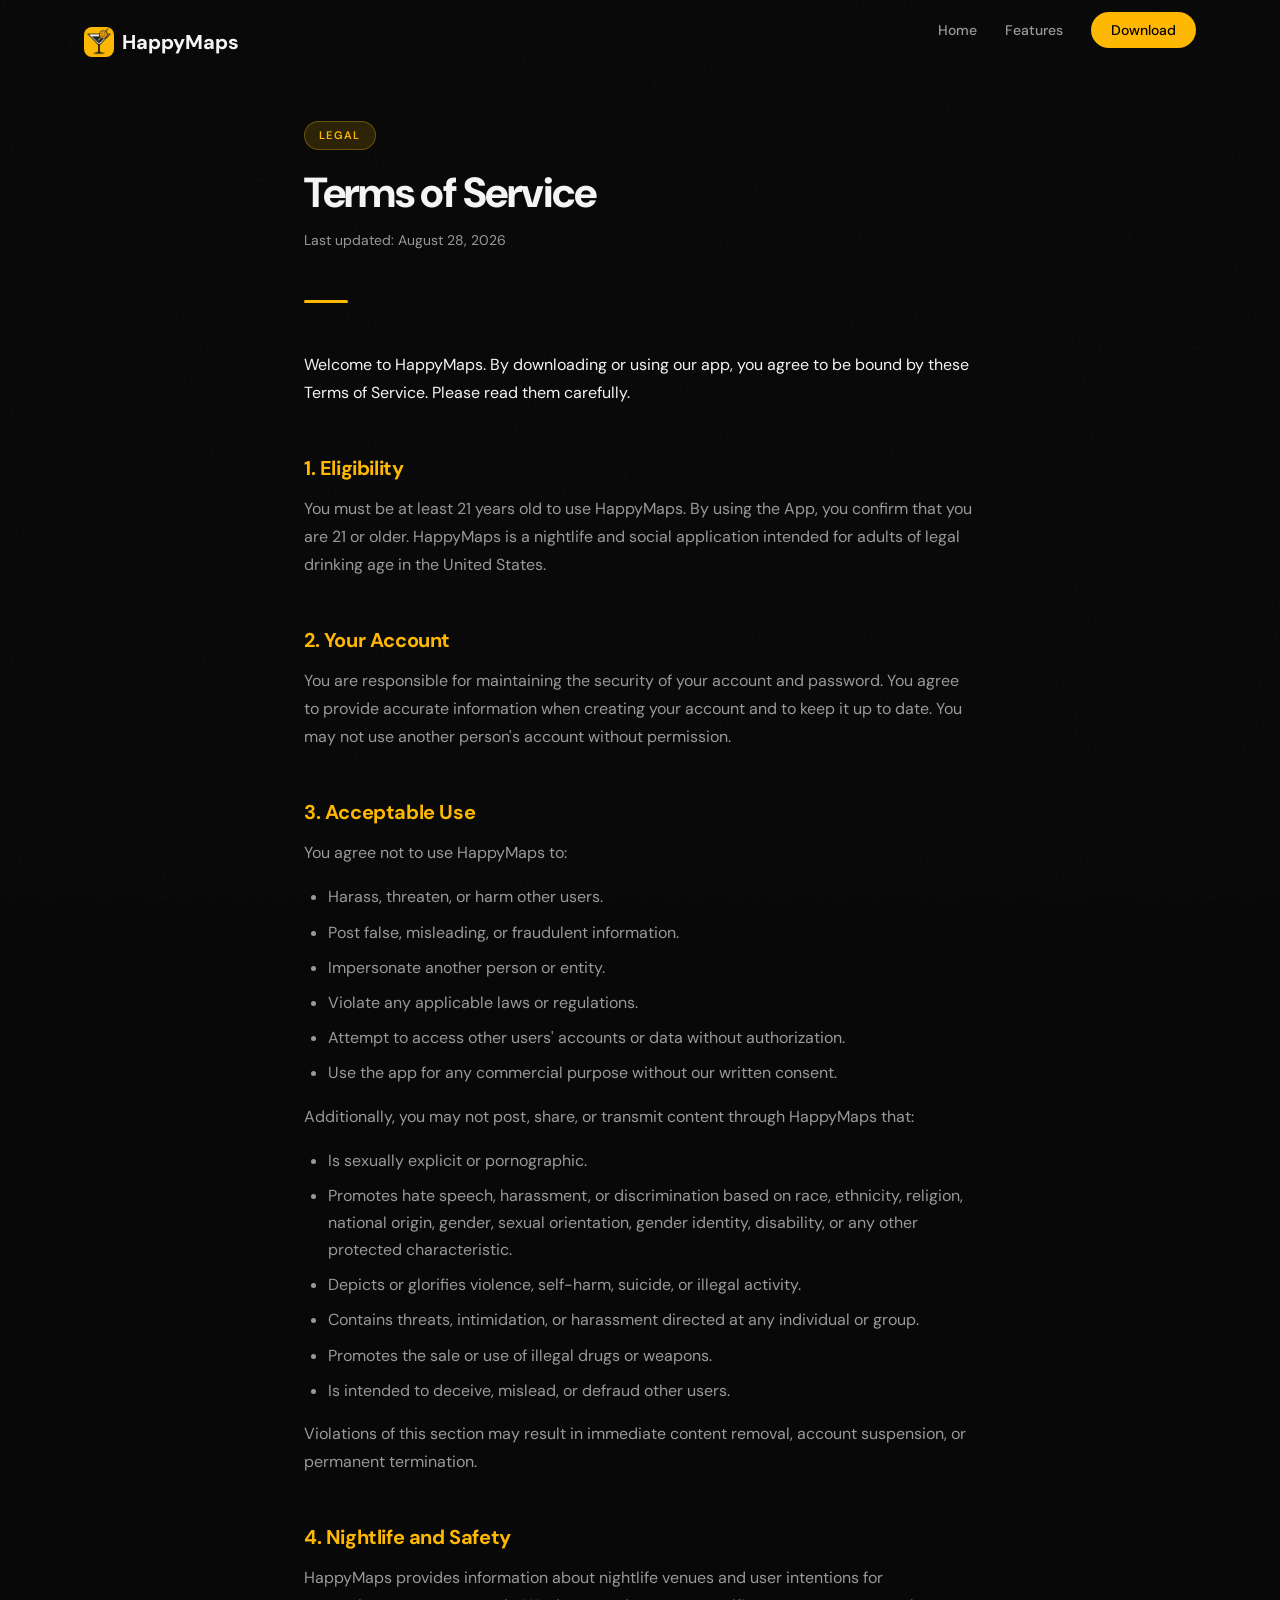
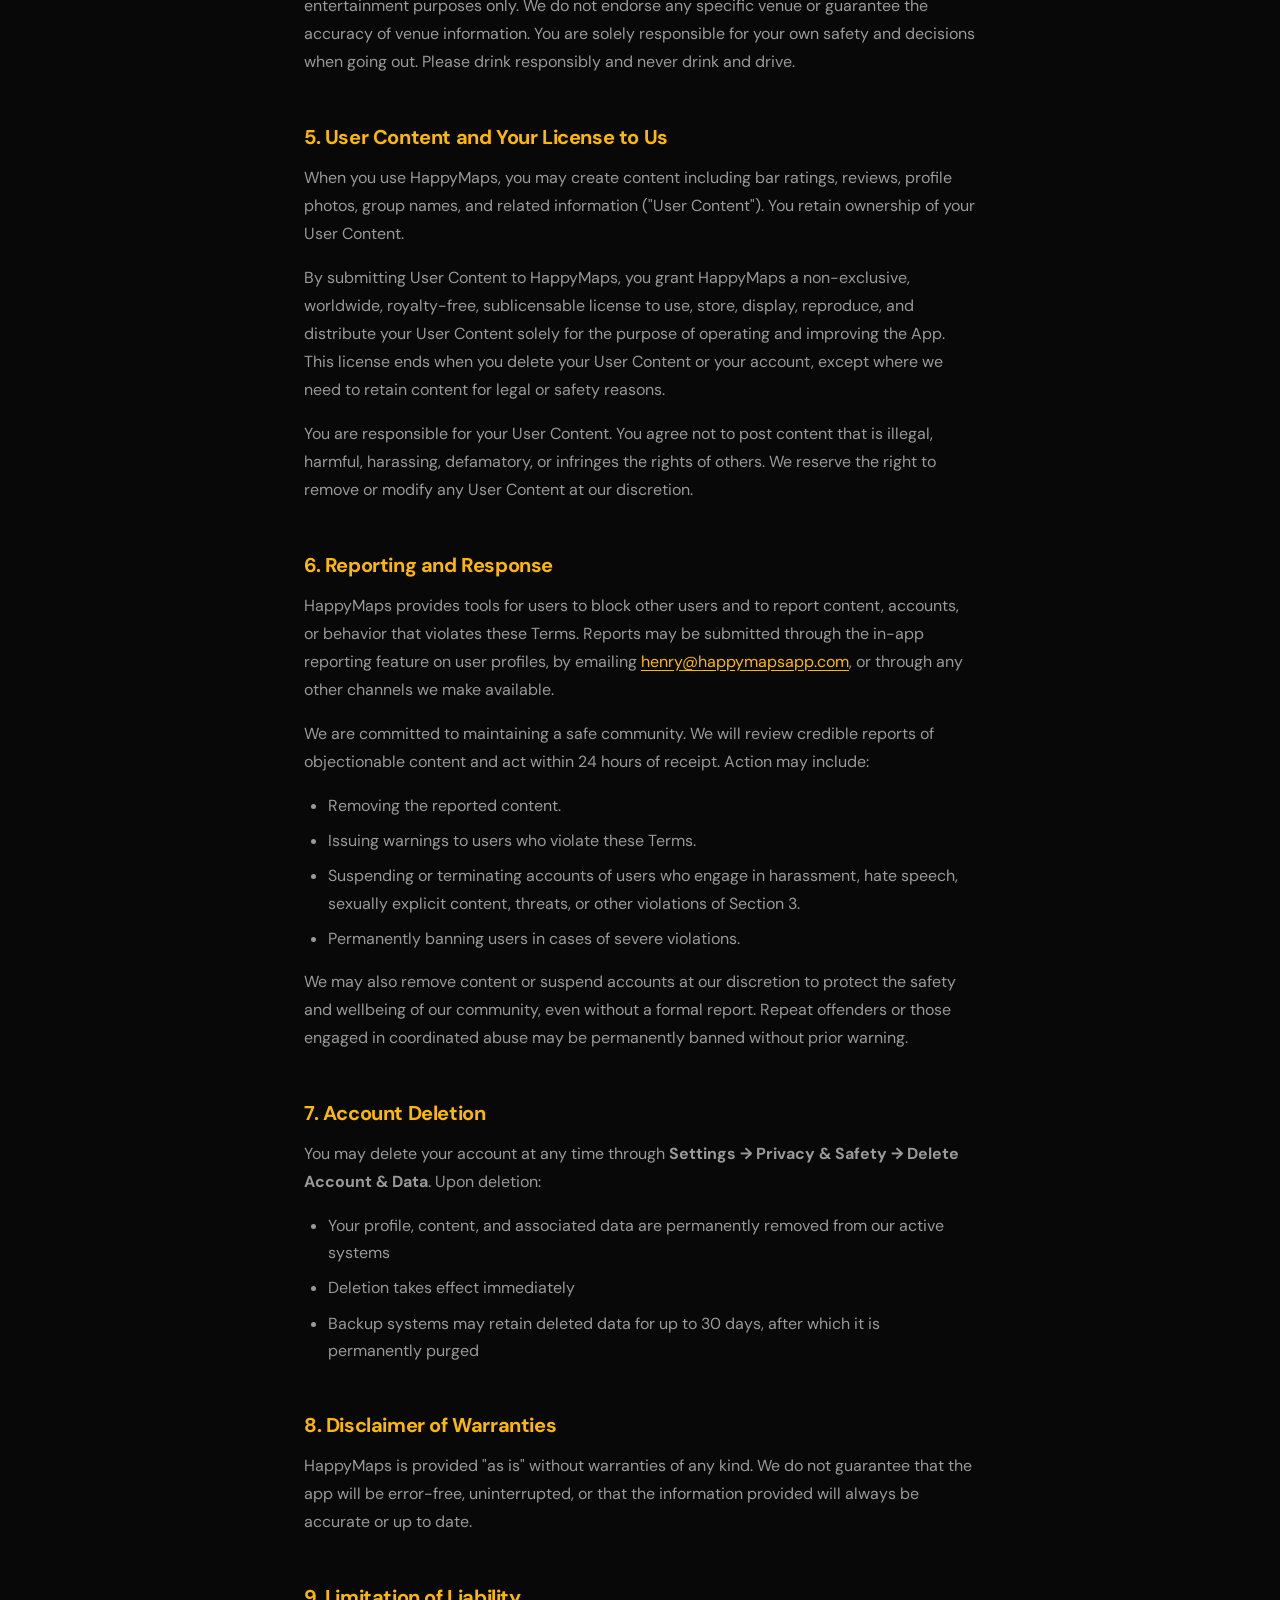
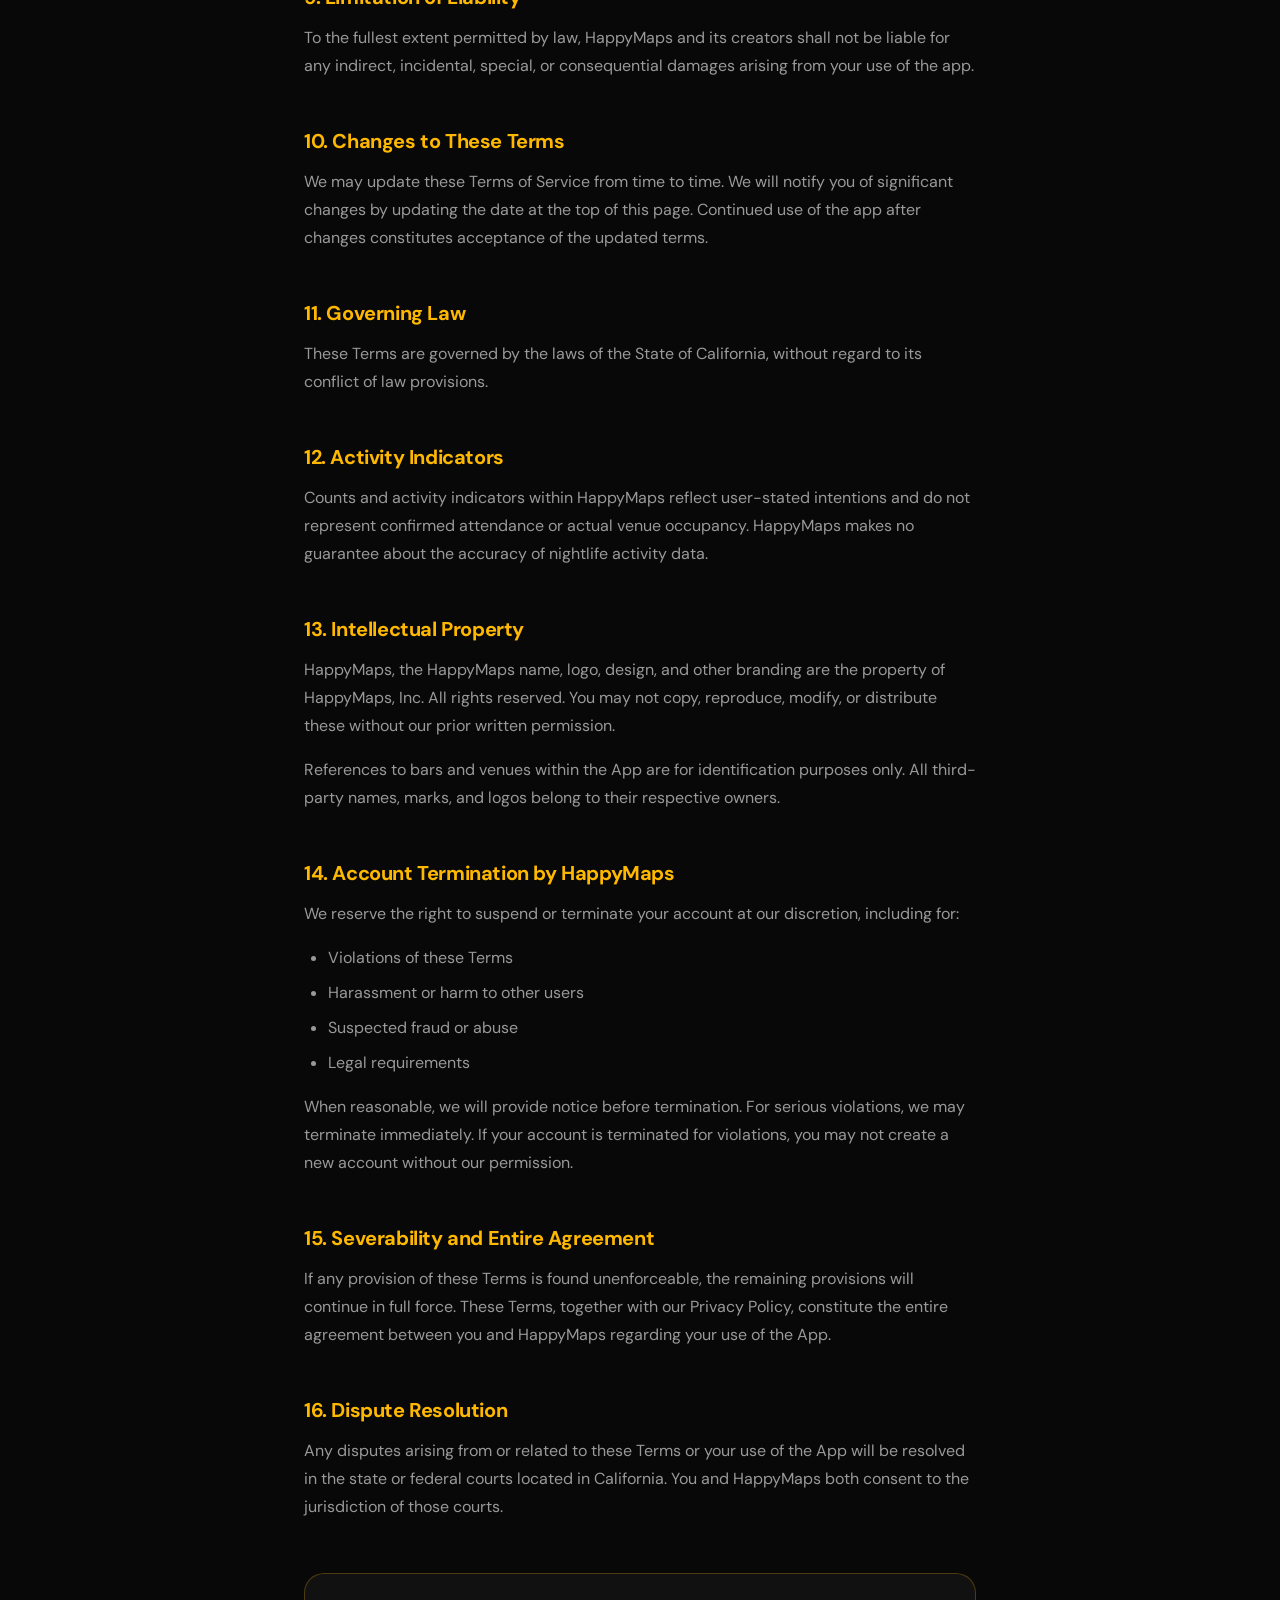
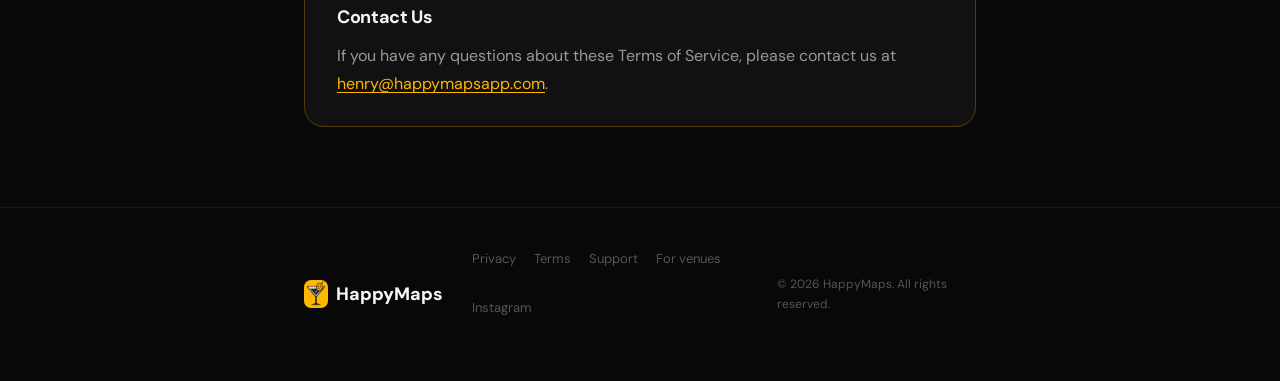
<file: terms.html>
<!DOCTYPE html>
<html lang="en">
<head>
  <meta charset="UTF-8" />
  <meta name="viewport" content="width=device-width, initial-scale=1.0" />
  <title>Terms of Service — HappyMaps</title>
  <link rel="canonical" href="https://happymapsapp.com/terms" />

  <!-- Favicons -->
  <link rel="icon" type="image/png" href="/favicon-96x96.png" sizes="96x96" />
  <link rel="icon" type="image/svg+xml" href="/favicon.svg" />
  <link rel="shortcut icon" href="/favicon.ico" />
  <link rel="apple-touch-icon" sizes="180x180" href="/apple-touch-icon.png" />
  <meta name="apple-mobile-web-app-title" content="HappyMaps" />
  <link rel="manifest" href="/site.webmanifest" />
  <meta name="theme-color" content="#FFB300" />

  <link rel="preconnect" href="https://fonts.googleapis.com" />
  <link rel="preconnect" href="https://fonts.gstatic.com" crossorigin />
  <link href="https://fonts.googleapis.com/css2?family=DM+Sans:ital,opsz,wght@0,9..40,300;0,9..40,400;0,9..40,500;0,9..40,600;0,9..40,700;0,9..40,800;1,9..40,400&display=swap" rel="stylesheet" />
  <style>
    *, *::before, *::after {
      box-sizing: border-box;
      margin: 0; padding: 0;
      min-width: 0;
    }

    html, body { overflow-x: hidden; max-width: 100vw; }
    html { scroll-behavior: smooth; }
    img { max-width: 100%; display: block; }

    :root {
      --amber:        #FFB800;
      --amber-glow:   rgba(255,184,0,0.15);
      --amber-strong: rgba(255,184,0,0.35);
      --bg:      #080808;
      --surface: #111111;
      --border:  rgba(255,255,255,0.07);
      --text:    #F5F5F5;
      --text-2:  #999999;
      --text-3:  #555555;
      --r-lg: 20px;
    }

    body {
      font-family: 'DM Sans', sans-serif;
      background: var(--bg);
      color: var(--text);
      -webkit-font-smoothing: antialiased;
      line-height: 1.7;
    }

    /* noise grain */
    body::before {
      content: '';
      position: fixed; inset: 0;
      background-image: url("data:image/svg+xml,%3Csvg viewBox='0 0 256 256' xmlns='http://www.w3.org/2000/svg'%3E%3Cfilter id='n'%3E%3CfeTurbulence type='fractalNoise' baseFrequency='0.9' numOctaves='4' stitchTiles='stitch'/%3E%3C/filter%3E%3Crect width='100%25' height='100%25' filter='url(%23n)' opacity='1'/%3E%3C/svg%3E");
      opacity: 0.022; pointer-events: none; z-index: 9999;
    }

    /* ── NAV ── */
    nav {
      position: fixed; top: 0; left: 0; right: 0;
      z-index: 100; padding: 16px 0;
      transition: background 0.3s, backdrop-filter 0.3s;
    }
    nav.scrolled {
      background: rgba(8,8,8,0.88);
      backdrop-filter: blur(20px);
      -webkit-backdrop-filter: blur(20px);
      border-bottom: 1px solid var(--border);
    }
    .nav-inner {
      display: flex; align-items: center;
      justify-content: space-between;
      width: 100%; padding: 0 20px; margin: 0 auto;
    }
    .nav-logo {
      display: flex; align-items: center; gap: 8px;
      text-decoration: none;
      font-weight: 800; font-size: 20px; color: var(--text);
      flex-shrink: 0;
    }
    .nav-logo img { width: 30px; height: 30px; border-radius: 8px; flex-shrink: 0; }
    .nav-links {
      display: none;
      align-items: center; gap: 28px; list-style: none;
    }
    .nav-links a {
      color: var(--text-2); text-decoration: none;
      font-size: 14px; font-weight: 500;
      transition: color 0.2s;
    }
    .nav-links a:hover { color: var(--text); }
    .btn-nav {
      background: var(--amber); color: #000 !important;
      padding: 9px 20px; border-radius: 100px;
      font-weight: 600; font-size: 14px;
      transition: background 0.2s;
    }
    .btn-nav:hover { background: #ffc533 !important; }

    @media (min-width: 768px) {
      .nav-inner { max-width: 740px; padding: 0 24px; }
      .nav-links { display: flex; }
    }
    @media (min-width: 1024px) {
      .nav-inner { max-width: 1160px; padding: 0 24px; }
    }

    /* ── CONTENT ── */
    .container {
      max-width: 720px;
      margin: 0 auto;
      padding: 108px 20px 64px;
    }

    @media (min-width: 768px) {
      .container { padding: 120px 24px 80px; }
    }

    .badge {
      display: inline-block;
      background: var(--amber-glow);
      border: 1px solid rgba(255,184,0,0.3);
      color: var(--amber);
      font-size: 11px;
      font-weight: 600;
      letter-spacing: 0.12em;
      text-transform: uppercase;
      padding: 4px 14px;
      border-radius: 100px;
      margin-bottom: 20px;
    }

    h1 {
      font-size: 42px;
      font-weight: 800;
      letter-spacing: -0.03em;
      line-height: 1.1;
      margin-bottom: 12px;
    }

    .updated {
      color: var(--text-2);
      font-size: 14px;
      margin-bottom: 48px;
    }

    .divider {
      width: 44px; height: 3px;
      background: var(--amber); border-radius: 2px;
      margin-bottom: 48px;
    }

    h2 {
      font-size: 20px;
      font-weight: 700;
      letter-spacing: -0.02em;
      color: var(--amber);
      margin-top: 44px;
      margin-bottom: 10px;
    }

    p {
      color: var(--text-2);
      margin-bottom: 16px;
      font-size: 16px;
      line-height: 1.75;
    }

    .intro-p {
      color: var(--text);
      font-size: 16px;
      margin-bottom: 0;
    }

    ul {
      padding-left: 24px;
      margin-bottom: 16px;
    }

    ul li {
      color: var(--text-2);
      font-size: 16px;
      margin-bottom: 8px;
      line-height: 1.7;
    }

    a {
      color: var(--amber);
      text-decoration: underline;
      text-underline-offset: 3px;
      transition: opacity 0.2s;
    }
    a:hover { opacity: 0.8; }

    .contact-box {
      background: var(--surface);
      border: 1px solid rgba(255,184,0,0.25);
      border-radius: var(--r-lg);
      padding: 28px 32px;
      margin-top: 52px;
    }

    .contact-box h2 {
      margin-top: 0;
      color: var(--text);
      font-size: 18px;
    }

    .contact-box p {
      margin: 8px 0 0;
      color: var(--text-2);
    }

    /* ── FOOTER ── */
    footer {
      padding: 36px 0;
      border-top: 1px solid var(--border);
    }
    .footer-inner {
      display: flex; flex-direction: column; gap: 18px;
      width: 100%; padding: 0 20px; margin: 0 auto;
      max-width: 720px;
    }
    @media (min-width: 768px) {
      .footer-inner { flex-direction: row; align-items: center; justify-content: space-between; padding: 0 24px; }
    }
    .footer-logo {
      display: flex; align-items: center; gap: 8px;
      text-decoration: none;
      font-weight: 800; font-size: 18px; color: var(--text);
    }
    .footer-logo img { width: 28px; height: 28px; border-radius: 7px; }
    .footer-links { display: flex; flex-wrap: wrap; gap: 14px 18px; list-style: none; }
    .footer-links a { font-size: 13px; color: var(--text-3); text-decoration: none; transition: color 0.2s; }
    .footer-links a:hover { color: var(--text-2); }
    .footer-copy { font-size: 12px; color: var(--text-3); }
  </style>
</head>
<body>

  <!-- ── NAV ── -->
  <nav id="nav">
    <div class="nav-inner">
      <a href="/" class="nav-logo">
        <img src="assets/images/HappyMapsAppIcon.png" alt="HappyMaps icon" />
        <span>HappyMaps</span>
      </a>
      <ul class="nav-links">
        <li><a href="/">Home</a></li>
        <li><a href="/#features">Features</a></li>
        <li><a href="/#download" class="btn-nav">Download</a></li>
      </ul>
    </div>
  </nav>

  <div class="container">
    <div class="badge">Legal</div>
    <h1>Terms of Service</h1>
    <p class="updated">Last updated: August 28, 2026</p>
    <div class="divider"></div>

    <p class="intro-p">Welcome to HappyMaps. By downloading or using our app, you agree to be bound by these Terms of Service. Please read them carefully.</p>

    <h2>1. Eligibility</h2>
    <p>You must be at least 21 years old to use HappyMaps. By using the App, you confirm that you are 21 or older. HappyMaps is a nightlife and social application intended for adults of legal drinking age in the United States.</p>

    <h2>2. Your Account</h2>
    <p>You are responsible for maintaining the security of your account and password. You agree to provide accurate information when creating your account and to keep it up to date. You may not use another person's account without permission.</p>

    <h2>3. Acceptable Use</h2>
    <p>You agree not to use HappyMaps to:</p>
    <ul>
      <li>Harass, threaten, or harm other users.</li>
      <li>Post false, misleading, or fraudulent information.</li>
      <li>Impersonate another person or entity.</li>
      <li>Violate any applicable laws or regulations.</li>
      <li>Attempt to access other users' accounts or data without authorization.</li>
      <li>Use the app for any commercial purpose without our written consent.</li>
    </ul>
    <p>Additionally, you may not post, share, or transmit content through HappyMaps that:</p>
    <ul>
      <li>Is sexually explicit or pornographic.</li>
      <li>Promotes hate speech, harassment, or discrimination based on race, ethnicity, religion, national origin, gender, sexual orientation, gender identity, disability, or any other protected characteristic.</li>
      <li>Depicts or glorifies violence, self-harm, suicide, or illegal activity.</li>
      <li>Contains threats, intimidation, or harassment directed at any individual or group.</li>
      <li>Promotes the sale or use of illegal drugs or weapons.</li>
      <li>Is intended to deceive, mislead, or defraud other users.</li>
    </ul>
    <p>Violations of this section may result in immediate content removal, account suspension, or permanent termination.</p>

    <h2>4. Nightlife and Safety</h2>
    <p>HappyMaps provides information about nightlife venues and user intentions for entertainment purposes only. We do not endorse any specific venue or guarantee the accuracy of venue information. You are solely responsible for your own safety and decisions when going out. Please drink responsibly and never drink and drive.</p>

    <h2>5. User Content and Your License to Us</h2>
    <p>When you use HappyMaps, you may create content including bar ratings, reviews, profile photos, group names, and related information ("User Content"). You retain ownership of your User Content.</p>
    <p>By submitting User Content to HappyMaps, you grant HappyMaps a non-exclusive, worldwide, royalty-free, sublicensable license to use, store, display, reproduce, and distribute your User Content solely for the purpose of operating and improving the App. This license ends when you delete your User Content or your account, except where we need to retain content for legal or safety reasons.</p>
    <p>You are responsible for your User Content. You agree not to post content that is illegal, harmful, harassing, defamatory, or infringes the rights of others. We reserve the right to remove or modify any User Content at our discretion.</p>

    <h2>6. Reporting and Response</h2>
    <p>HappyMaps provides tools for users to block other users and to report content, accounts, or behavior that violates these Terms. Reports may be submitted through the in-app reporting feature on user profiles, by emailing <a href="mailto:henry@happymapsapp.com">henry@happymapsapp.com</a>, or through any other channels we make available.</p>
    <p>We are committed to maintaining a safe community. We will review credible reports of objectionable content and act within 24 hours of receipt. Action may include:</p>
    <ul>
      <li>Removing the reported content.</li>
      <li>Issuing warnings to users who violate these Terms.</li>
      <li>Suspending or terminating accounts of users who engage in harassment, hate speech, sexually explicit content, threats, or other violations of Section 3.</li>
      <li>Permanently banning users in cases of severe violations.</li>
    </ul>
    <p>We may also remove content or suspend accounts at our discretion to protect the safety and wellbeing of our community, even without a formal report. Repeat offenders or those engaged in coordinated abuse may be permanently banned without prior warning.</p>

    <h2>7. Account Deletion</h2>
    <p>You may delete your account at any time through <strong>Settings → Privacy &amp; Safety → Delete Account &amp; Data</strong>. Upon deletion:</p>
    <ul>
      <li>Your profile, content, and associated data are permanently removed from our active systems</li>
      <li>Deletion takes effect immediately</li>
      <li>Backup systems may retain deleted data for up to 30 days, after which it is permanently purged</li>
    </ul>

    <h2>8. Disclaimer of Warranties</h2>
    <p>HappyMaps is provided "as is" without warranties of any kind. We do not guarantee that the app will be error-free, uninterrupted, or that the information provided will always be accurate or up to date.</p>

    <h2>9. Limitation of Liability</h2>
    <p>To the fullest extent permitted by law, HappyMaps and its creators shall not be liable for any indirect, incidental, special, or consequential damages arising from your use of the app.</p>

    <h2>10. Changes to These Terms</h2>
    <p>We may update these Terms of Service from time to time. We will notify you of significant changes by updating the date at the top of this page. Continued use of the app after changes constitutes acceptance of the updated terms.</p>

    <h2>11. Governing Law</h2>
    <p>These Terms are governed by the laws of the State of California, without regard to its conflict of law provisions.</p>

    <h2>12. Activity Indicators</h2>
    <p>Counts and activity indicators within HappyMaps reflect user-stated intentions and do not represent confirmed attendance or actual venue occupancy. HappyMaps makes no guarantee about the accuracy of nightlife activity data.</p>

    <h2>13. Intellectual Property</h2>
    <p>HappyMaps, the HappyMaps name, logo, design, and other branding are the property of HappyMaps, Inc. All rights reserved. You may not copy, reproduce, modify, or distribute these without our prior written permission.</p>
    <p>References to bars and venues within the App are for identification purposes only. All third-party names, marks, and logos belong to their respective owners.</p>

    <h2>14. Account Termination by HappyMaps</h2>
    <p>We reserve the right to suspend or terminate your account at our discretion, including for:</p>
    <ul>
      <li>Violations of these Terms</li>
      <li>Harassment or harm to other users</li>
      <li>Suspected fraud or abuse</li>
      <li>Legal requirements</li>
    </ul>
    <p>When reasonable, we will provide notice before termination. For serious violations, we may terminate immediately. If your account is terminated for violations, you may not create a new account without our permission.</p>

    <h2>15. Severability and Entire Agreement</h2>
    <p>If any provision of these Terms is found unenforceable, the remaining provisions will continue in full force. These Terms, together with our Privacy Policy, constitute the entire agreement between you and HappyMaps regarding your use of the App.</p>

    <h2>16. Dispute Resolution</h2>
    <p>Any disputes arising from or related to these Terms or your use of the App will be resolved in the state or federal courts located in California. You and HappyMaps both consent to the jurisdiction of those courts.</p>

    <div class="contact-box">
      <h2>Contact Us</h2>
      <p>If you have any questions about these Terms of Service, please contact us at <a href="mailto:henry@happymapsapp.com">henry@happymapsapp.com</a>.</p>
    </div>

  </div>

  <!-- ── FOOTER ── -->
  <footer>
    <div class="footer-inner">
      <a href="/" class="footer-logo">
        <img src="assets/images/HappyMapsAppIcon.png" alt="HappyMaps" />
        <span>HappyMaps</span>
      </a>
      <ul class="footer-links">
        <li><a href="/privacy">Privacy</a></li>
        <li><a href="/terms">Terms</a></li>
        <li><a href="/support">Support</a></li>
        <li><a href="/venues">For venues</a></li>
        <li><a href="#">Instagram</a></li>
      </ul>
      <span class="footer-copy">&copy; 2026 HappyMaps. All rights reserved.</span>
    </div>
  </footer>

  <script>
    const nav = document.getElementById('nav');
    window.addEventListener('scroll', () => {
      nav.classList.toggle('scrolled', window.scrollY > 40);
    }, { passive: true });
  </script>

</body>
</html>
</file>
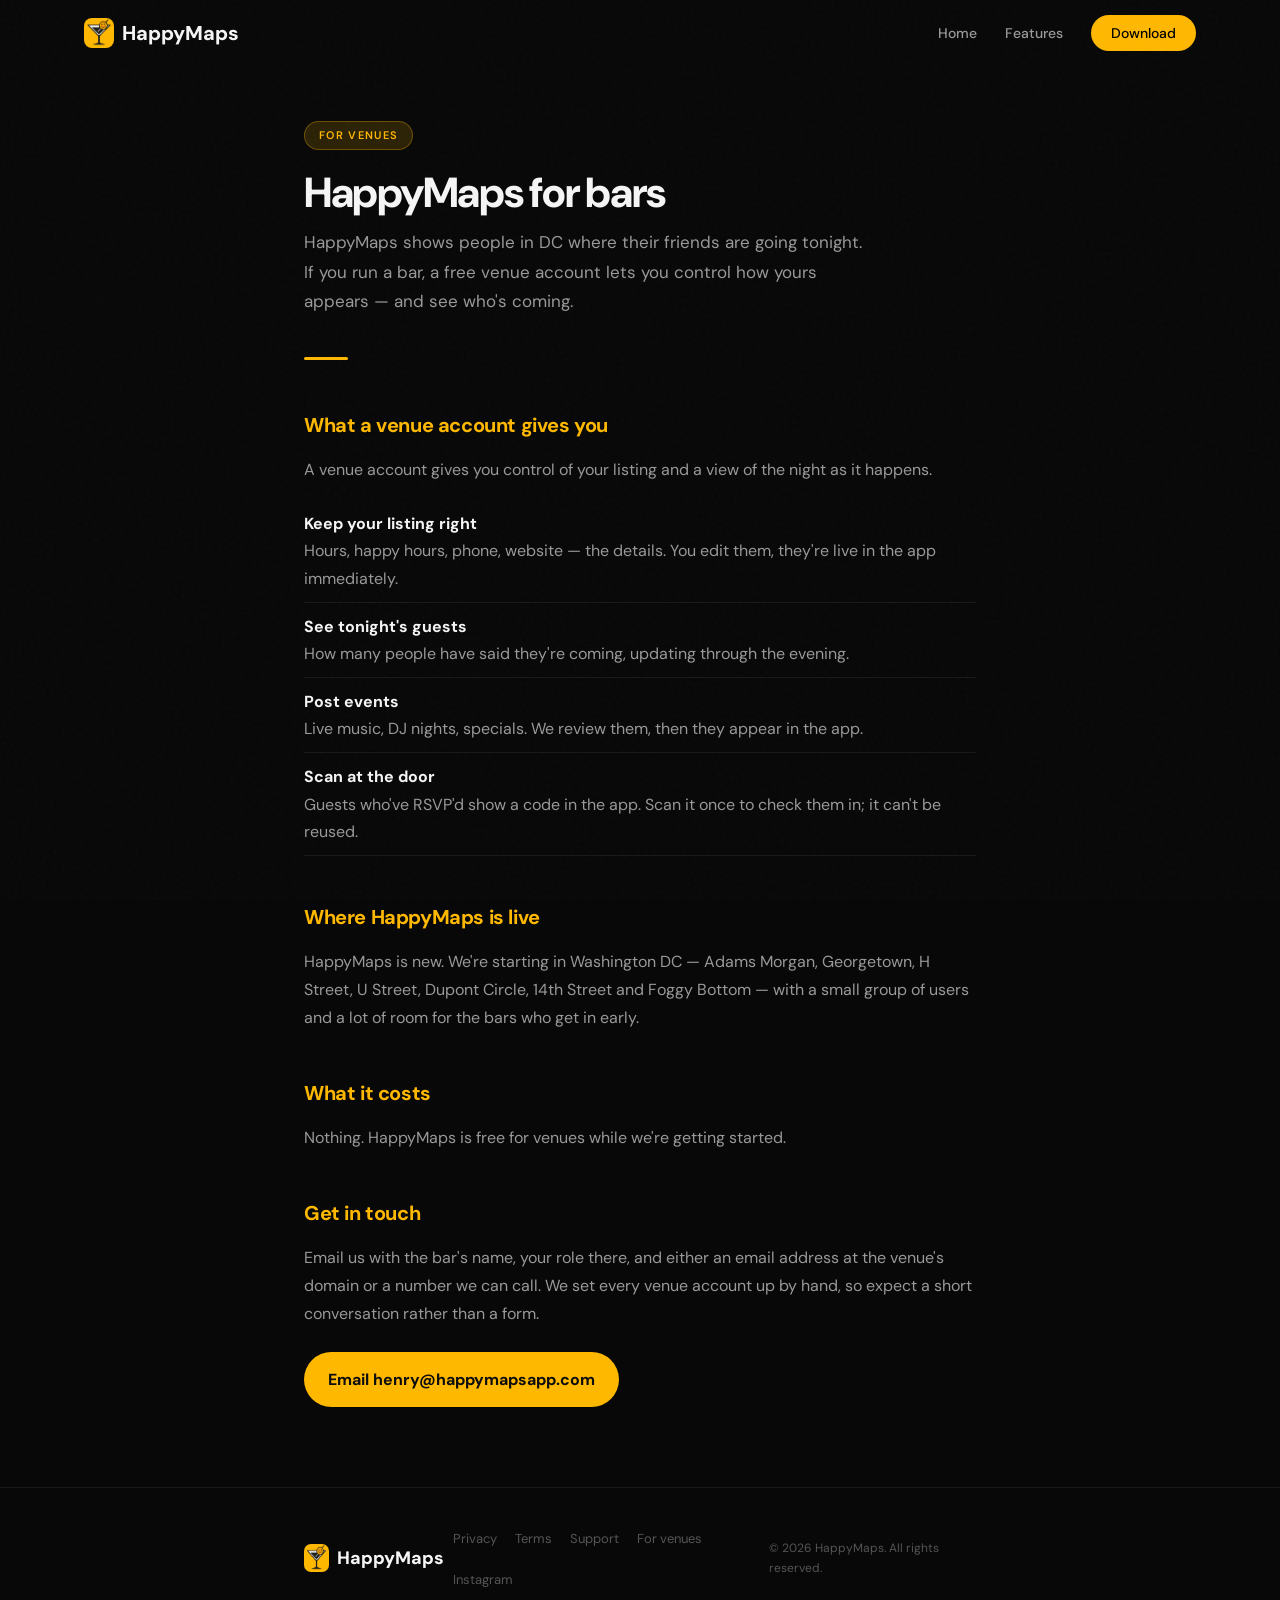
<file: venues.html>
<!DOCTYPE html>
<html lang="en">
<head>
  <meta charset="UTF-8" />
  <meta name="viewport" content="width=device-width, initial-scale=1.0" />
  <title>For Venues — HappyMaps</title>

  <!-- Favicons -->
  <link rel="icon" type="image/png" href="/favicon-96x96.png" sizes="96x96" />
  <link rel="icon" type="image/svg+xml" href="/favicon.svg" />
  <link rel="shortcut icon" href="/favicon.ico" />
  <link rel="apple-touch-icon" sizes="180x180" href="/apple-touch-icon.png" />
  <meta name="apple-mobile-web-app-title" content="HappyMaps" />
  <link rel="canonical" href="https://happymapsapp.com/venues" />
  <link rel="manifest" href="/site.webmanifest" />
  <meta name="theme-color" content="#FFB300" />

  <link rel="preconnect" href="https://fonts.googleapis.com" />
  <link rel="preconnect" href="https://fonts.gstatic.com" crossorigin />
  <link href="https://fonts.googleapis.com/css2?family=DM+Sans:ital,opsz,wght@0,9..40,300;0,9..40,400;0,9..40,500;0,9..40,600;0,9..40,700;0,9..40,800;1,9..40,400&display=swap" rel="stylesheet" />
  <style>
    *, *::before, *::after {
      box-sizing: border-box;
      margin: 0; padding: 0;
      min-width: 0;
    }

    html, body { overflow-x: hidden; max-width: 100vw; }
    html { scroll-behavior: smooth; }
    img { max-width: 100%; display: block; }

    :root {
      --amber:        #FFB800;
      --amber-glow:   rgba(255,184,0,0.15);
      --amber-strong: rgba(255,184,0,0.35);
      --bg:      #080808;
      --surface: #111111;
      --border:  rgba(255,255,255,0.07);
      --text:    #F5F5F5;
      --text-2:  #999999;
      --text-3:  #555555;
      --r-lg: 20px;
    }

    body {
      font-family: 'DM Sans', sans-serif;
      background: var(--bg);
      color: var(--text);
      -webkit-font-smoothing: antialiased;
      line-height: 1.7;
    }

    /* noise grain */
    body::before {
      content: '';
      position: fixed; inset: 0;
      background-image: url("data:image/svg+xml,%3Csvg viewBox='0 0 256 256' xmlns='http://www.w3.org/2000/svg'%3E%3Cfilter id='n'%3E%3CfeTurbulence type='fractalNoise' baseFrequency='0.9' numOctaves='4' stitchTiles='stitch'/%3E%3C/filter%3E%3Crect width='100%25' height='100%25' filter='url(%23n)' opacity='1'/%3E%3C/svg%3E");
      opacity: 0.022; pointer-events: none; z-index: 9999;
    }

    /* ── NAV ── */
    nav {
      position: fixed; top: 0; left: 0; right: 0;
      z-index: 100; padding: 16px 0;
      transition: background 0.3s, backdrop-filter 0.3s;
    }
    nav.scrolled {
      background: rgba(8,8,8,0.88);
      backdrop-filter: blur(20px);
      -webkit-backdrop-filter: blur(20px);
      border-bottom: 1px solid var(--border);
    }
    .nav-inner {
      display: flex; align-items: center;
      justify-content: space-between;
      width: 100%; padding: 0 20px; margin: 0 auto;
    }
    .nav-logo {
      display: flex; align-items: center; gap: 8px;
      text-decoration: none;
      font-weight: 800; font-size: 20px; color: var(--text);
      flex-shrink: 0;
    }
    .nav-logo img { width: 30px; height: 30px; border-radius: 8px; flex-shrink: 0; }
    .nav-links {
      display: none;
      align-items: center; gap: 28px; list-style: none;
    }
    .nav-links a {
      color: var(--text-2); text-decoration: none;
      font-size: 14px; font-weight: 500;
      transition: color 0.2s;
    }
    .nav-links a:hover { color: var(--text); }
    .btn-nav {
      background: var(--amber); color: #000 !important;
      padding: 9px 20px; border-radius: 100px;
      font-weight: 600; font-size: 14px;
      transition: background 0.2s;
    }
    .btn-nav:hover { background: #ffc533 !important; }

    @media (min-width: 768px) {
      .nav-inner { max-width: 740px; padding: 0 24px; }
      .nav-links { display: flex; }
    }
    @media (min-width: 1024px) {
      .nav-inner { max-width: 1160px; padding: 0 24px; }
    }

    /* ── CONTENT ── */
    .container {
      max-width: 720px;
      margin: 0 auto;
      padding: 108px 20px 64px;
    }

    @media (min-width: 768px) {
      .container { padding: 120px 24px 80px; }
    }

    .badge {
      display: inline-block;
      background: var(--amber-glow);
      border: 1px solid rgba(255,184,0,0.3);
      color: var(--amber);
      font-size: 11px;
      font-weight: 600;
      letter-spacing: 0.12em;
      text-transform: uppercase;
      padding: 4px 14px;
      border-radius: 100px;
      margin-bottom: 20px;
    }

    h1 {
      font-size: 42px;
      font-weight: 800;
      letter-spacing: -0.03em;
      line-height: 1.1;
      margin-bottom: 12px;
    }

    .subhead {
      color: var(--text-2);
      font-size: 17px;
      margin-bottom: 40px;
      max-width: 560px;
    }

    .divider {
      width: 44px; height: 3px;
      background: var(--amber); border-radius: 2px;
      margin-bottom: 48px;
    }

    h2 {
      font-size: 20px;
      font-weight: 700;
      letter-spacing: -0.02em;
      color: var(--amber);
      margin-top: 44px;
      margin-bottom: 14px;
    }

    p {
      color: var(--text-2);
      margin-bottom: 16px;
      font-size: 16px;
      line-height: 1.75;
    }

    p.q {
      color: var(--text);
      font-weight: 600;
      margin-top: 24px;
      margin-bottom: 6px;
    }

    a {
      color: var(--amber);
      text-decoration: underline;
      text-underline-offset: 3px;
      transition: opacity 0.2s;
    }
    a:hover { opacity: 0.8; }

    /* ── FOOTER ── */
    footer {
      padding: 36px 0;
      border-top: 1px solid var(--border);
    }
    .footer-inner {
      display: flex; flex-direction: column; gap: 18px;
      width: 100%; padding: 0 20px; margin: 0 auto;
      max-width: 720px;
    }
    @media (min-width: 768px) {
      .footer-inner { flex-direction: row; align-items: center; justify-content: space-between; padding: 0 24px; }
    }
    .footer-logo {
      display: flex; align-items: center; gap: 8px;
      text-decoration: none;
      font-weight: 800; font-size: 18px; color: var(--text);
    }
    .footer-logo img { width: 28px; height: 28px; border-radius: 7px; }
    .footer-links { display: flex; flex-wrap: wrap; gap: 14px 18px; list-style: none; }
    .btn-cta {
      display: inline-block; margin-top: 8px;
      padding: 14px 24px; border-radius: 999px;
      background: var(--amber); color: #0D0D0D !important;
      font-weight: 700; text-decoration: none !important;
      transition: background 0.2s;
    }
    .btn-cta:hover { background: #ffc533; }
    ul.offer { list-style: none; margin: 8px 0 0; }
    ul.offer li { padding: 10px 0; border-bottom: 1px solid var(--border); color: var(--text-2); }
    ul.offer li strong { color: var(--text); display: block; }
    .footer-links a { font-size: 13px; color: var(--text-3); text-decoration: none; transition: color 0.2s; }
    .footer-links a:hover { color: var(--text-2); }
    .footer-copy { font-size: 12px; color: var(--text-3); }
  </style>
</head>
<body>

  <!-- ── NAV ── -->
  <nav id="nav">
    <div class="nav-inner">
      <a href="/" class="nav-logo">
        <img src="assets/images/HappyMapsAppIcon.png" alt="HappyMaps icon" />
        <span>HappyMaps</span>
      </a>
      <ul class="nav-links">
        <li><a href="/">Home</a></li>
        <li><a href="/#features">Features</a></li>
        <li><a href="/#download" class="btn-nav">Download</a></li>
      </ul>
    </div>
  </nav>

  <div class="container">
    <div class="badge">For venues</div>
    <h1>HappyMaps for bars</h1>
    <p class="subhead">HappyMaps shows people in DC where their friends are going tonight. If you run a bar, a free venue account lets you control how yours appears — and see who's coming.</p>
    <div class="divider"></div>

    <h2>What a venue account gives you</h2>
    <p>A venue account gives you control of your listing and a view of the night as it happens.</p>
    <ul class="offer">
      <li><strong>Keep your listing right</strong>Hours, happy hours, phone, website — the details. You edit them, they're live in the app immediately.</li>
      <li><strong>See tonight's guests</strong>How many people have said they're coming, updating through the evening.</li>
      <li><strong>Post events</strong>Live music, DJ nights, specials. We review them, then they appear in the app.</li>
      <li><strong>Scan at the door</strong>Guests who've RSVP'd show a code in the app. Scan it once to check them in; it can't be reused.</li>
    </ul>

    <h2>Where HappyMaps is live</h2>
    <p>HappyMaps is new. We're starting in Washington DC — Adams Morgan, Georgetown, H Street, U Street, Dupont Circle, 14th Street and Foggy Bottom — with a small group of users and a lot of room for the bars who get in early.</p>

    <h2>What it costs</h2>
    <p>Nothing. HappyMaps is free for venues while we're getting started.</p>

    <h2>Get in touch</h2>
    <p>Email us with the bar's name, your role there, and either an email address at the venue's domain or a number we can call. We set every venue account up by hand, so expect a short conversation rather than a form.</p>
    <a class="btn-cta" href="mailto:henry@happymapsapp.com?subject=HappyMaps%20for%20venues">Email henry@happymapsapp.com</a>

  </div>

  <!-- ── FOOTER ── -->
  <footer>
    <div class="footer-inner">
      <a href="/" class="footer-logo">
        <img src="assets/images/HappyMapsAppIcon.png" alt="HappyMaps" />
        <span>HappyMaps</span>
      </a>
      <ul class="footer-links">
        <li><a href="/privacy">Privacy</a></li>
        <li><a href="/terms">Terms</a></li>
        <li><a href="/support">Support</a></li>
        <li><a href="/venues">For venues</a></li>
        <li><a href="#">Instagram</a></li>
      </ul>
      <span class="footer-copy">&copy; 2026 HappyMaps. All rights reserved.</span>
    </div>
  </footer>

  <script>
    const nav = document.getElementById('nav');
    window.addEventListener('scroll', () => {
      nav.classList.toggle('scrolled', window.scrollY > 40);
    }, { passive: true });
  </script>

</body>
</html>
</file>
